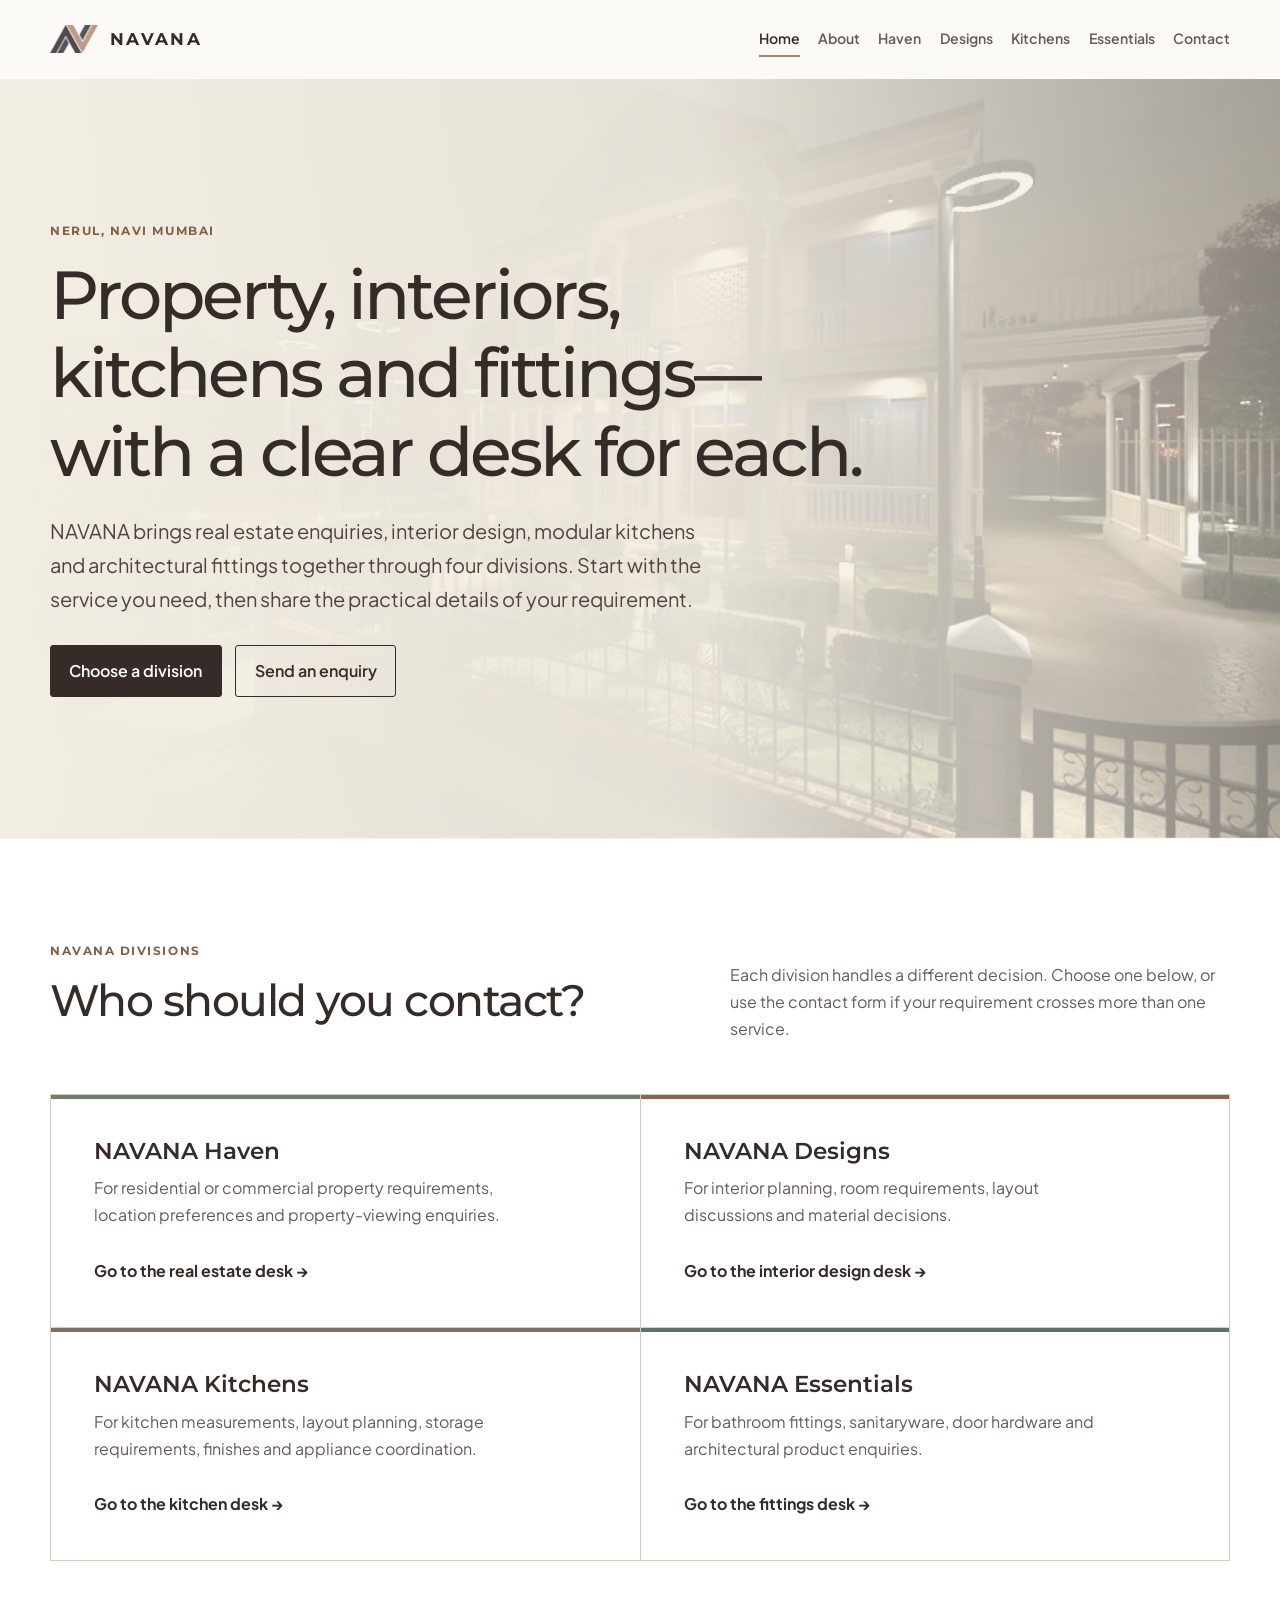
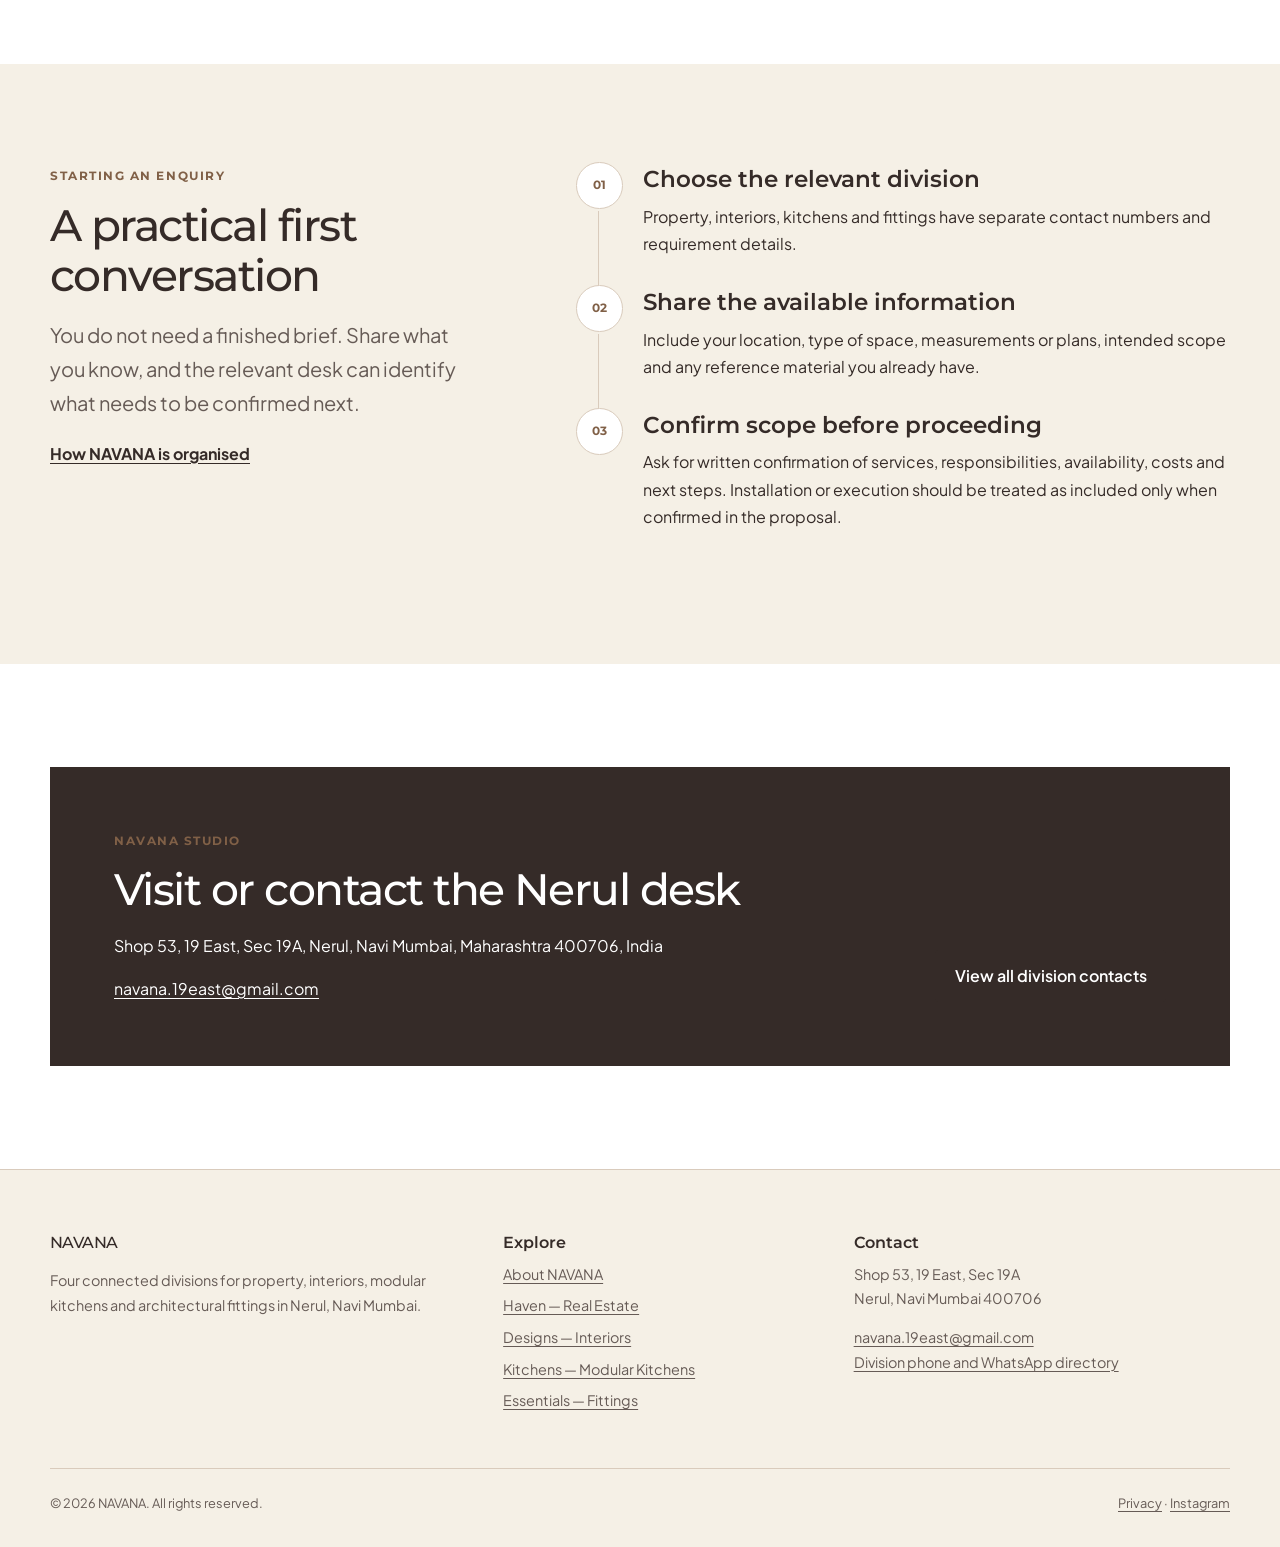
<file: index.html>
<!doctype html>
<html lang="en-IN">
<head>
  <meta charset="utf-8">
  <meta name="viewport" content="width=device-width, initial-scale=1">
  <meta name="google-site-verification" content="Sz3jPjEVXRhxHb9ASh5Qd2Q9fNY_keHCq_ipGYakAiI">
  <!-- TODO: CONFIRM: Verify this token belongs to the active WWW Google Search Console property. -->
  <!-- TODO: CONFIRM: Add GA4 only after the owner supplies the G-XXXXXXXXXX measurement ID. -->
  <title>NAVANA | Property, Interiors &amp; Kitchens Navi Mumbai</title>
  <meta name="description" content="NAVANA brings property enquiries, interior design, modular kitchens and architectural fittings together from its studio in Nerul, Navi Mumbai.">
  <link rel="canonical" href="https://www.navana.co.in/">
  <meta property="og:locale" content="en_IN">
  <meta property="og:type" content="website">
  <meta property="og:url" content="https://www.navana.co.in/">
  <meta property="og:site_name" content="NAVANA">
  <meta property="og:title" content="NAVANA | Four Divisions in Nerul, Navi Mumbai">
  <meta property="og:description" content="Choose the right NAVANA desk for property, interiors, modular kitchens or architectural fittings.">
  <meta property="og:image" content="https://www.navana.co.in/assets/navana-social-card.jpg">
  <meta property="og:image:width" content="1200">
  <meta property="og:image:height" content="630">
  <meta property="og:image:alt" content="Architectural exterior reference image for NAVANA">
  <!-- TODO: CONFIRM IMAGE OWNERSHIP AND PROJECT ASSOCIATION: Replace this social card with a verified NAVANA studio or completed-project photograph. -->
  <meta name="twitter:card" content="summary_large_image">
  <meta name="twitter:title" content="NAVANA | Four Divisions in Nerul, Navi Mumbai">
  <meta name="twitter:description" content="Choose the right NAVANA desk for property, interiors, modular kitchens or architectural fittings.">
  <meta name="twitter:image" content="https://www.navana.co.in/assets/navana-social-card.jpg">
  <link rel="icon" type="image/png" href="/assets/navana-logo.png">
  <link rel="preconnect" href="https://fonts.googleapis.com">
  <link rel="preconnect" href="https://fonts.gstatic.com" crossorigin>
  <link href="https://fonts.googleapis.com/css2?family=Montserrat:wght@400;500;600;700&amp;family=Plus+Jakarta+Sans:wght@400;500;600;700&amp;display=swap" rel="stylesheet">
  <link rel="stylesheet" href="/style.css">
  <script type="application/ld+json">{"@context":"https://schema.org","@type":"Organization","@id":"https://www.navana.co.in/#organization","name":"NAVANA","url":"https://www.navana.co.in/","logo":{"@type":"ImageObject","url":"https://www.navana.co.in/assets/navana-logo.png","width":400,"height":231},"sameAs":["https://www.instagram.com/navana_19east"]}</script>
</head>
<body>
  <a class="skip-link" href="#main-content">Skip to main content</a>
  <header>
    <div class="container">
      <a class="brand" href="/" aria-label="NAVANA home">
        <img src="/assets/navana-logo.png" alt="NAVANA" width="400" height="231">
        <span class="brand-name">NAVANA</span>
      </a>
      <nav class="nav-menu" id="primary-navigation" aria-label="Primary navigation">
        <a class="nav-link" href="/" aria-current="page">Home</a>
        <a class="nav-link" href="/about/">About</a>
        <a class="nav-link" href="/haven/">Haven</a>
        <a class="nav-link" href="/designs/">Designs</a>
        <a class="nav-link" href="/kitchens/">Kitchens</a>
        <a class="nav-link" href="/essentials/">Essentials</a>
        <a class="nav-link" href="/contact/">Contact</a>
      </nav>
      <button class="menu-toggle" type="button" aria-label="Open navigation" aria-controls="primary-navigation" aria-expanded="false"><span></span><span></span><span></span></button>
    </div>
  </header>

  <main id="main-content">
    <!-- TODO: CONFIRM IMAGE OWNERSHIP AND PROJECT ASSOCIATION: assets/home-architectural-reference.webp is an optimised derivative of Havens.png, retained as a decorative background and not presented as completed NAVANA work. -->
    <section class="hero-home">
      <div class="container">
        <div class="hero-home__content reveal">
          <span class="eyebrow">Nerul, Navi Mumbai</span>
          <h1>Property, interiors, kitchens and fittings—with a clear desk for each.</h1>
          <p class="lead">NAVANA brings real estate enquiries, interior design, modular kitchens and architectural fittings together through four divisions. Start with the service you need, then share the practical details of your requirement.</p>
          <div class="button-row">
            <a class="button" href="#divisions">Choose a division</a>
            <a class="button button--secondary" href="/contact/">Send an enquiry</a>
          </div>
        </div>
      </div>
    </section>

    <section class="section section--white" id="divisions">
      <div class="container">
        <div class="section-heading reveal">
          <div><span class="eyebrow">NAVANA divisions</span><h2>Who should you contact?</h2></div>
          <p>Each division handles a different decision. Choose one below, or use the contact form if your requirement crosses more than one service.</p>
        </div>
        <div class="division-directory reveal">
          <a class="division-link division-link--haven" href="/haven/">
            <h3>NAVANA Haven</h3>
            <p>For residential or commercial property requirements, location preferences and property-viewing enquiries.</p>
            <span>Go to the real estate desk →</span>
          </a>
          <a class="division-link division-link--designs" href="/designs/">
            <h3>NAVANA Designs</h3>
            <p>For interior planning, room requirements, layout discussions and material decisions.</p>
            <span>Go to the interior design desk →</span>
          </a>
          <a class="division-link division-link--kitchens" href="/kitchens/">
            <h3>NAVANA Kitchens</h3>
            <p>For kitchen measurements, layout planning, storage requirements, finishes and appliance coordination.</p>
            <span>Go to the kitchen desk →</span>
          </a>
          <a class="division-link division-link--essentials" href="/essentials/">
            <h3>NAVANA Essentials</h3>
            <p>For bathroom fittings, sanitaryware, door hardware and architectural product enquiries.</p>
            <span>Go to the fittings desk →</span>
          </a>
        </div>
      </div>
    </section>

    <section class="section section--paper">
      <div class="container engagement-grid">
        <div class="reveal">
          <span class="eyebrow">Starting an enquiry</span>
          <h2>A practical first conversation</h2>
          <p class="lead">You do not need a finished brief. Share what you know, and the relevant desk can identify what needs to be confirmed next.</p>
          <a class="text-link" href="/about/">How NAVANA is organised</a>
        </div>
        <ol class="process-list reveal">
          <li><h3>Choose the relevant division</h3><p>Property, interiors, kitchens and fittings have separate contact numbers and requirement details.</p></li>
          <li><h3>Share the available information</h3><p>Include your location, type of space, measurements or plans, intended scope and any reference material you already have.</p></li>
          <li><h3>Confirm scope before proceeding</h3><p>Ask for written confirmation of services, responsibilities, availability, costs and next steps. Installation or execution should be treated as included only when confirmed in the proposal.</p></li>
        </ol>
      </div>
    </section>

    <section class="section section--white">
      <div class="container">
        <div class="location-panel reveal">
          <div>
            <span class="eyebrow">NAVANA studio</span>
            <h2>Visit or contact the Nerul desk</h2>
            <p>Shop 53, 19 East, Sec 19A, Nerul, Navi Mumbai, Maharashtra 400706, India</p>
            <p><a href="mailto:navana.19east@gmail.com">navana.19east@gmail.com</a></p>
            <!-- TODO: CONFIRM: Add current business hours before displaying them. -->
          </div>
          <a class="button" href="/contact/">View all division contacts</a>
        </div>
      </div>
    </section>
  </main>

  <footer>
    <div class="container">
      <div class="footer-grid">
        <div><h2>NAVANA</h2><p>Four connected divisions for property, interiors, modular kitchens and architectural fittings in Nerul, Navi Mumbai.</p></div>
        <div><h3>Explore</h3><ul><li><a href="/about/">About NAVANA</a></li><li><a href="/haven/">Haven — Real Estate</a></li><li><a href="/designs/">Designs — Interiors</a></li><li><a href="/kitchens/">Kitchens — Modular Kitchens</a></li><li><a href="/essentials/">Essentials — Fittings</a></li></ul></div>
        <div><h3>Contact</h3><p>Shop 53, 19 East, Sec 19A<br>Nerul, Navi Mumbai 400706</p><p><a href="mailto:navana.19east@gmail.com">navana.19east@gmail.com</a><br><a href="/contact/">Division phone and WhatsApp directory</a></p></div>
      </div>
      <div class="footer-bottom"><span>© 2026 NAVANA. All rights reserved.</span><span><a href="/privacy/">Privacy</a> · <a href="https://www.instagram.com/navana_19east" rel="noopener noreferrer" target="_blank">Instagram</a></span></div>
    </div>
  </footer>
  <script src="/script.js"></script>
</body>
</html>
</file>
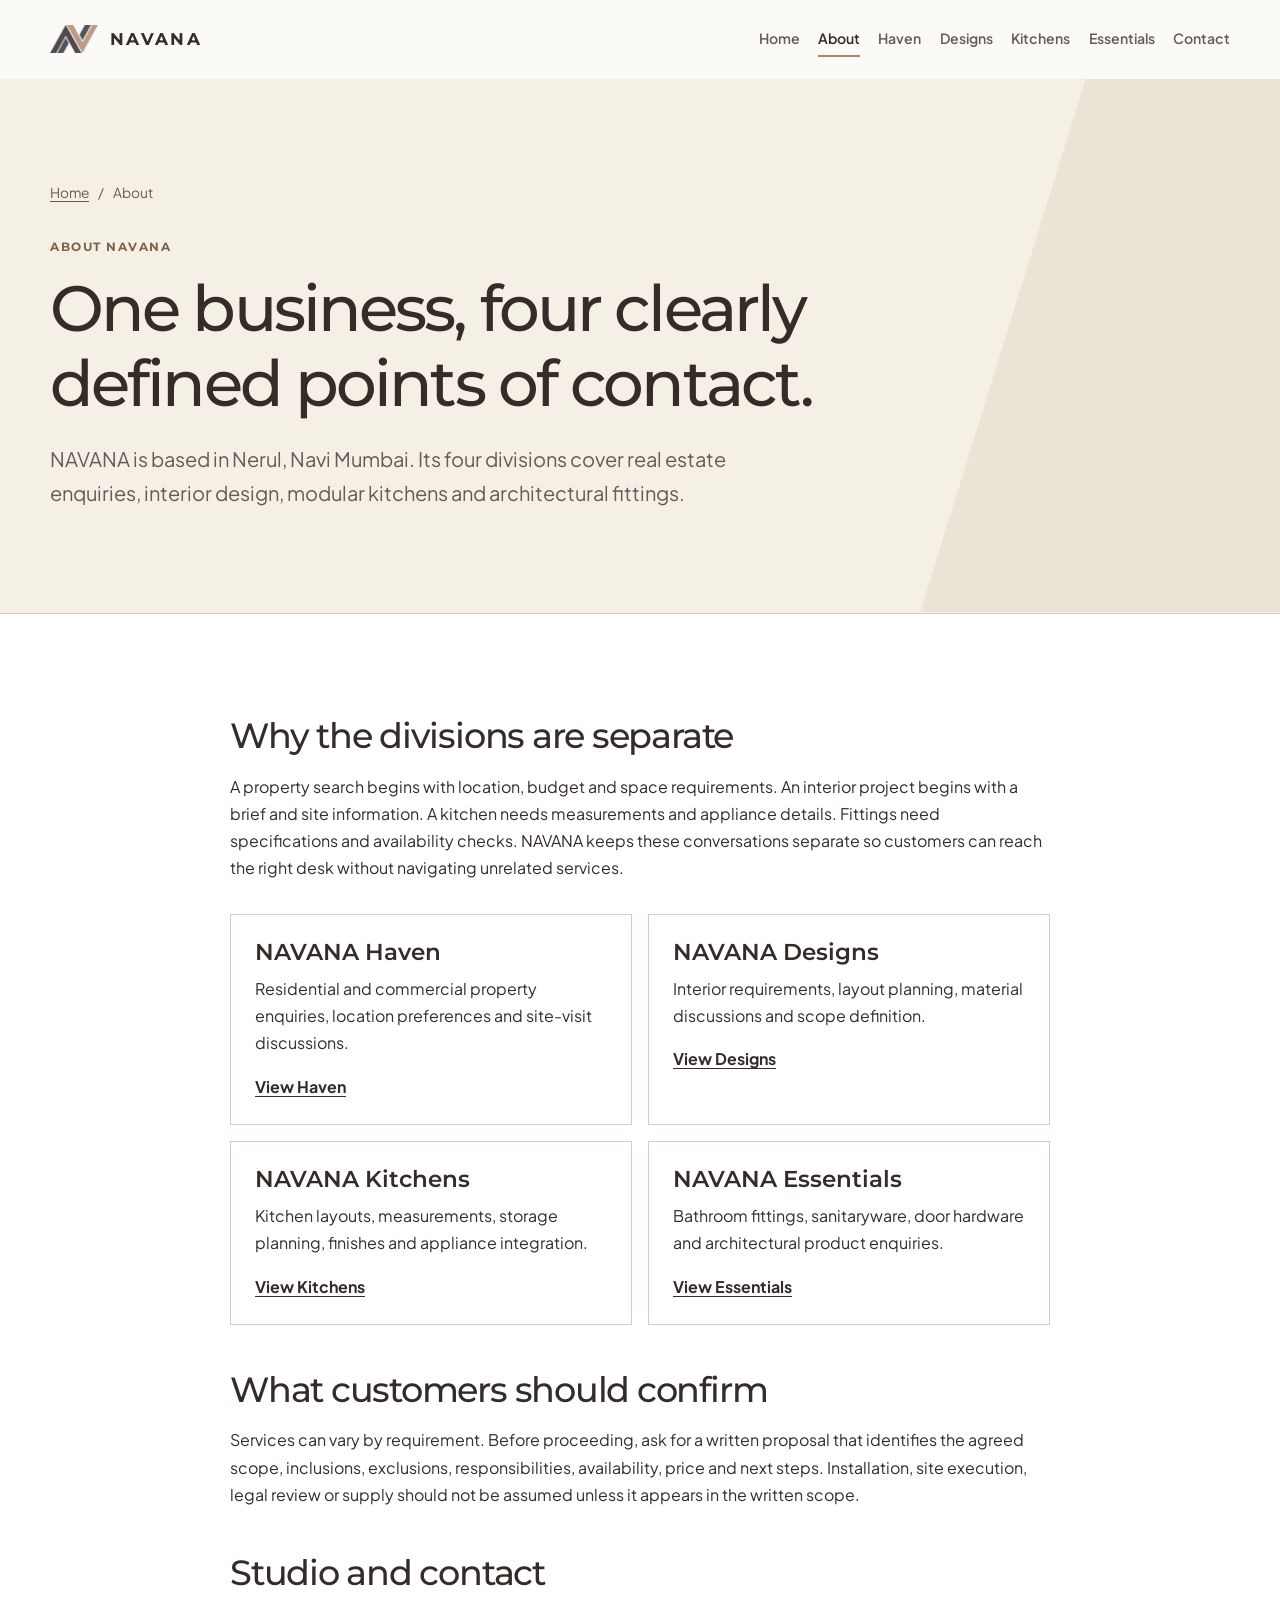
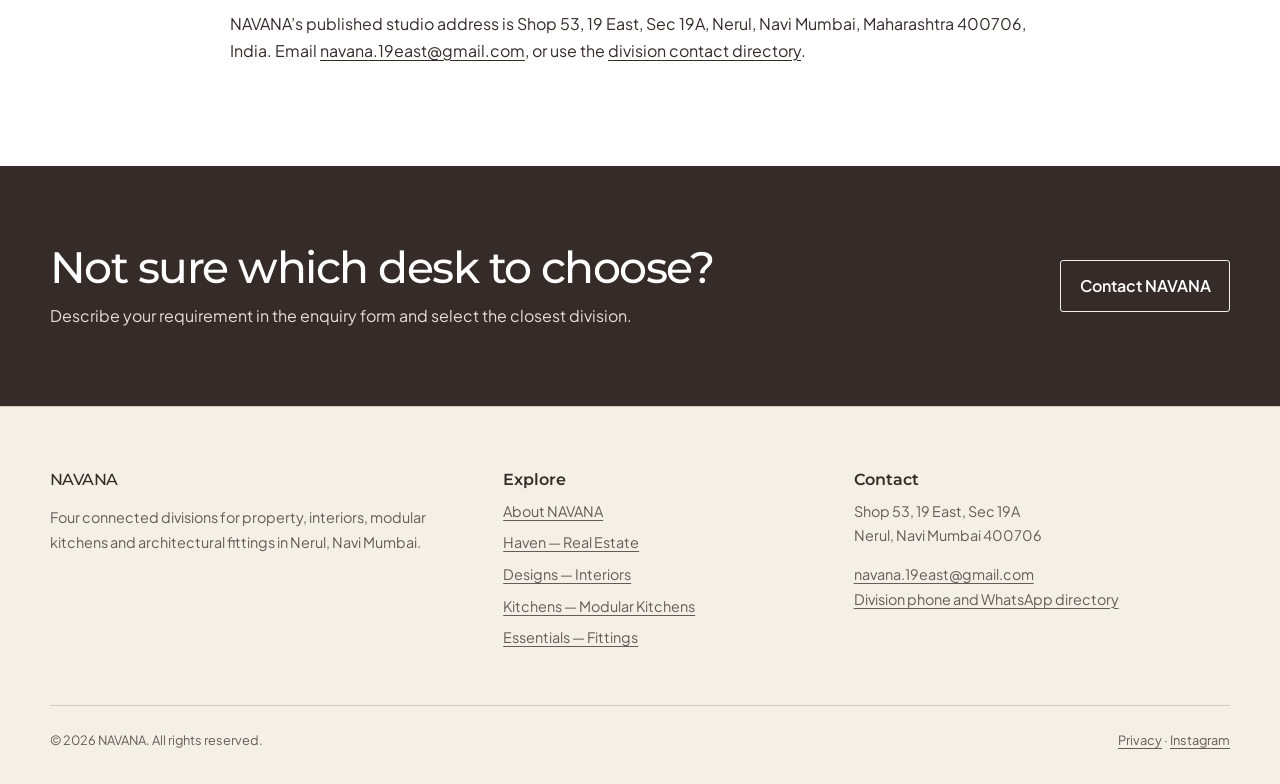
<file: about/index.html>
<!doctype html>
<html lang="en-IN">
<head>
  <meta charset="utf-8">
  <meta name="viewport" content="width=device-width, initial-scale=1">
  <title>About NAVANA | Four Divisions in Nerul, Navi Mumbai</title>
  <meta name="description" content="Learn how NAVANA organises property, interior design, modular kitchen and architectural fittings enquiries through four divisions in Nerul, Navi Mumbai.">
  <link rel="canonical" href="https://www.navana.co.in/about/">
  <meta property="og:locale" content="en_IN">
  <meta property="og:type" content="website"><meta property="og:url" content="https://www.navana.co.in/about/"><meta property="og:site_name" content="NAVANA">
  <meta property="og:title" content="About NAVANA | Nerul, Navi Mumbai"><meta property="og:description" content="Understand NAVANA’s four divisions and how to start an enquiry."><meta property="og:image" content="https://www.navana.co.in/assets/navana-social-card.jpg">
  <meta property="og:image:width" content="1200">
  <meta property="og:image:height" content="630">
  <meta property="og:image:alt" content="Architectural exterior reference image for NAVANA">
  <meta name="twitter:card" content="summary_large_image"><meta name="twitter:title" content="About NAVANA | Nerul, Navi Mumbai"><meta name="twitter:description" content="Understand NAVANA’s four divisions and how to start an enquiry."><meta name="twitter:image" content="https://www.navana.co.in/assets/navana-social-card.jpg">
  <link rel="icon" type="image/png" href="/assets/navana-logo.png">
  <link rel="preconnect" href="https://fonts.googleapis.com"><link rel="preconnect" href="https://fonts.gstatic.com" crossorigin>
  <link href="https://fonts.googleapis.com/css2?family=Montserrat:wght@400;500;600;700&amp;family=Plus+Jakarta+Sans:wght@400;500;600;700&amp;display=swap" rel="stylesheet">
  <link rel="stylesheet" href="/style.css">
  <script type="application/ld+json">{"@context":"https://schema.org","@graph":[{"@type":"Organization","@id":"https://www.navana.co.in/#organization","name":"NAVANA","url":"https://www.navana.co.in/","logo":{"@type":"ImageObject","url":"https://www.navana.co.in/assets/navana-logo.png","width":400,"height":231},"sameAs":["https://www.instagram.com/navana_19east"]},{"@type":"AboutPage","@id":"https://www.navana.co.in/about/#page","url":"https://www.navana.co.in/about/","name":"About NAVANA","about":{"@id":"https://www.navana.co.in/#organization"}},{"@type":"BreadcrumbList","itemListElement":[{"@type":"ListItem","position":1,"name":"Home","item":"https://www.navana.co.in/"},{"@type":"ListItem","position":2,"name":"About NAVANA","item":"https://www.navana.co.in/about/"}]}]}</script>
</head>
<body>
  <a class="skip-link" href="#main-content">Skip to main content</a>
  <header><div class="container">
    <a class="brand" href="/" aria-label="NAVANA home"><img src="/assets/navana-logo.png" alt="NAVANA" width="400" height="231"><span class="brand-name">NAVANA</span></a>
    <nav class="nav-menu" id="primary-navigation" aria-label="Primary navigation"><a class="nav-link" href="/">Home</a><a class="nav-link" href="/about/" aria-current="page">About</a><a class="nav-link" href="/haven/">Haven</a><a class="nav-link" href="/designs/">Designs</a><a class="nav-link" href="/kitchens/">Kitchens</a><a class="nav-link" href="/essentials/">Essentials</a><a class="nav-link" href="/contact/">Contact</a></nav>
    <button class="menu-toggle" type="button" aria-label="Open navigation" aria-controls="primary-navigation" aria-expanded="false"><span></span><span></span><span></span></button>
  </div></header>

  <main id="main-content">
    <section class="page-hero"><div class="container">
      <nav class="breadcrumbs" aria-label="Breadcrumb"><ol><li><a href="/">Home</a></li><li aria-current="page">About</li></ol></nav>
      <span class="eyebrow">About NAVANA</span><h1>One business, four clearly defined points of contact.</h1>
      <p class="lead">NAVANA is based in Nerul, Navi Mumbai. Its four divisions cover real estate enquiries, interior design, modular kitchens and architectural fittings.</p>
    </div></section>

    <section class="section section--white"><div class="container content-body reveal">
      <h2>Why the divisions are separate</h2>
      <p>A property search begins with location, budget and space requirements. An interior project begins with a brief and site information. A kitchen needs measurements and appliance details. Fittings need specifications and availability checks. NAVANA keeps these conversations separate so customers can reach the right desk without navigating unrelated services.</p>

      <div class="division-summary">
        <article><h3>NAVANA Haven</h3><p>Residential and commercial property enquiries, location preferences and site-visit discussions.</p><a class="text-link" href="/haven/">View Haven</a></article>
        <article><h3>NAVANA Designs</h3><p>Interior requirements, layout planning, material discussions and scope definition.</p><a class="text-link" href="/designs/">View Designs</a></article>
        <article><h3>NAVANA Kitchens</h3><p>Kitchen layouts, measurements, storage planning, finishes and appliance integration.</p><a class="text-link" href="/kitchens/">View Kitchens</a></article>
        <article><h3>NAVANA Essentials</h3><p>Bathroom fittings, sanitaryware, door hardware and architectural product enquiries.</p><a class="text-link" href="/essentials/">View Essentials</a></article>
      </div>

      <h2>What customers should confirm</h2>
      <p>Services can vary by requirement. Before proceeding, ask for a written proposal that identifies the agreed scope, inclusions, exclusions, responsibilities, availability, price and next steps. Installation, site execution, legal review or supply should not be assumed unless it appears in the written scope.</p>

      <h2>Studio and contact</h2>
      <p>NAVANA’s published studio address is Shop 53, 19 East, Sec 19A, Nerul, Navi Mumbai, Maharashtra 400706, India. Email <a href="mailto:navana.19east@gmail.com">navana.19east@gmail.com</a>, or use the <a href="/contact/">division contact directory</a>.</p>

      <!-- TODO: CONFIRM: Add founder or leadership name and professional background. -->
      <!-- TODO: CONFIRM: Add founding year, registrations, professional credentials and current business hours. -->
      <!-- TODO: CONFIRM: Define “55+ AUM”, including currency, unit, period and evidence, before this figure is published anywhere. -->
      <!-- TODO: CONFIRM: Add only verified completed work, client names or testimonials with permission and supporting evidence. -->
    </div></section>

    <section class="cta-band"><div class="container cta-band__inner"><div><h2>Not sure which desk to choose?</h2><p>Describe your requirement in the enquiry form and select the closest division.</p></div><a class="button" href="/contact/">Contact NAVANA</a></div></section>
  </main>

  <footer><div class="container">
    <div class="footer-grid"><div><h2>NAVANA</h2><p>Four connected divisions for property, interiors, modular kitchens and architectural fittings in Nerul, Navi Mumbai.</p></div><div><h3>Explore</h3><ul><li><a href="/about/">About NAVANA</a></li><li><a href="/haven/">Haven — Real Estate</a></li><li><a href="/designs/">Designs — Interiors</a></li><li><a href="/kitchens/">Kitchens — Modular Kitchens</a></li><li><a href="/essentials/">Essentials — Fittings</a></li></ul></div><div><h3>Contact</h3><p>Shop 53, 19 East, Sec 19A<br>Nerul, Navi Mumbai 400706</p><p><a href="mailto:navana.19east@gmail.com">navana.19east@gmail.com</a><br><a href="/contact/">Division phone and WhatsApp directory</a></p></div></div>
    <div class="footer-bottom"><span>© 2026 NAVANA. All rights reserved.</span><span><a href="/privacy/">Privacy</a> · <a href="https://www.instagram.com/navana_19east" rel="noopener noreferrer" target="_blank">Instagram</a></span></div>
  </div></footer>
  <script src="/script.js"></script>
</body>
</html>
</file>
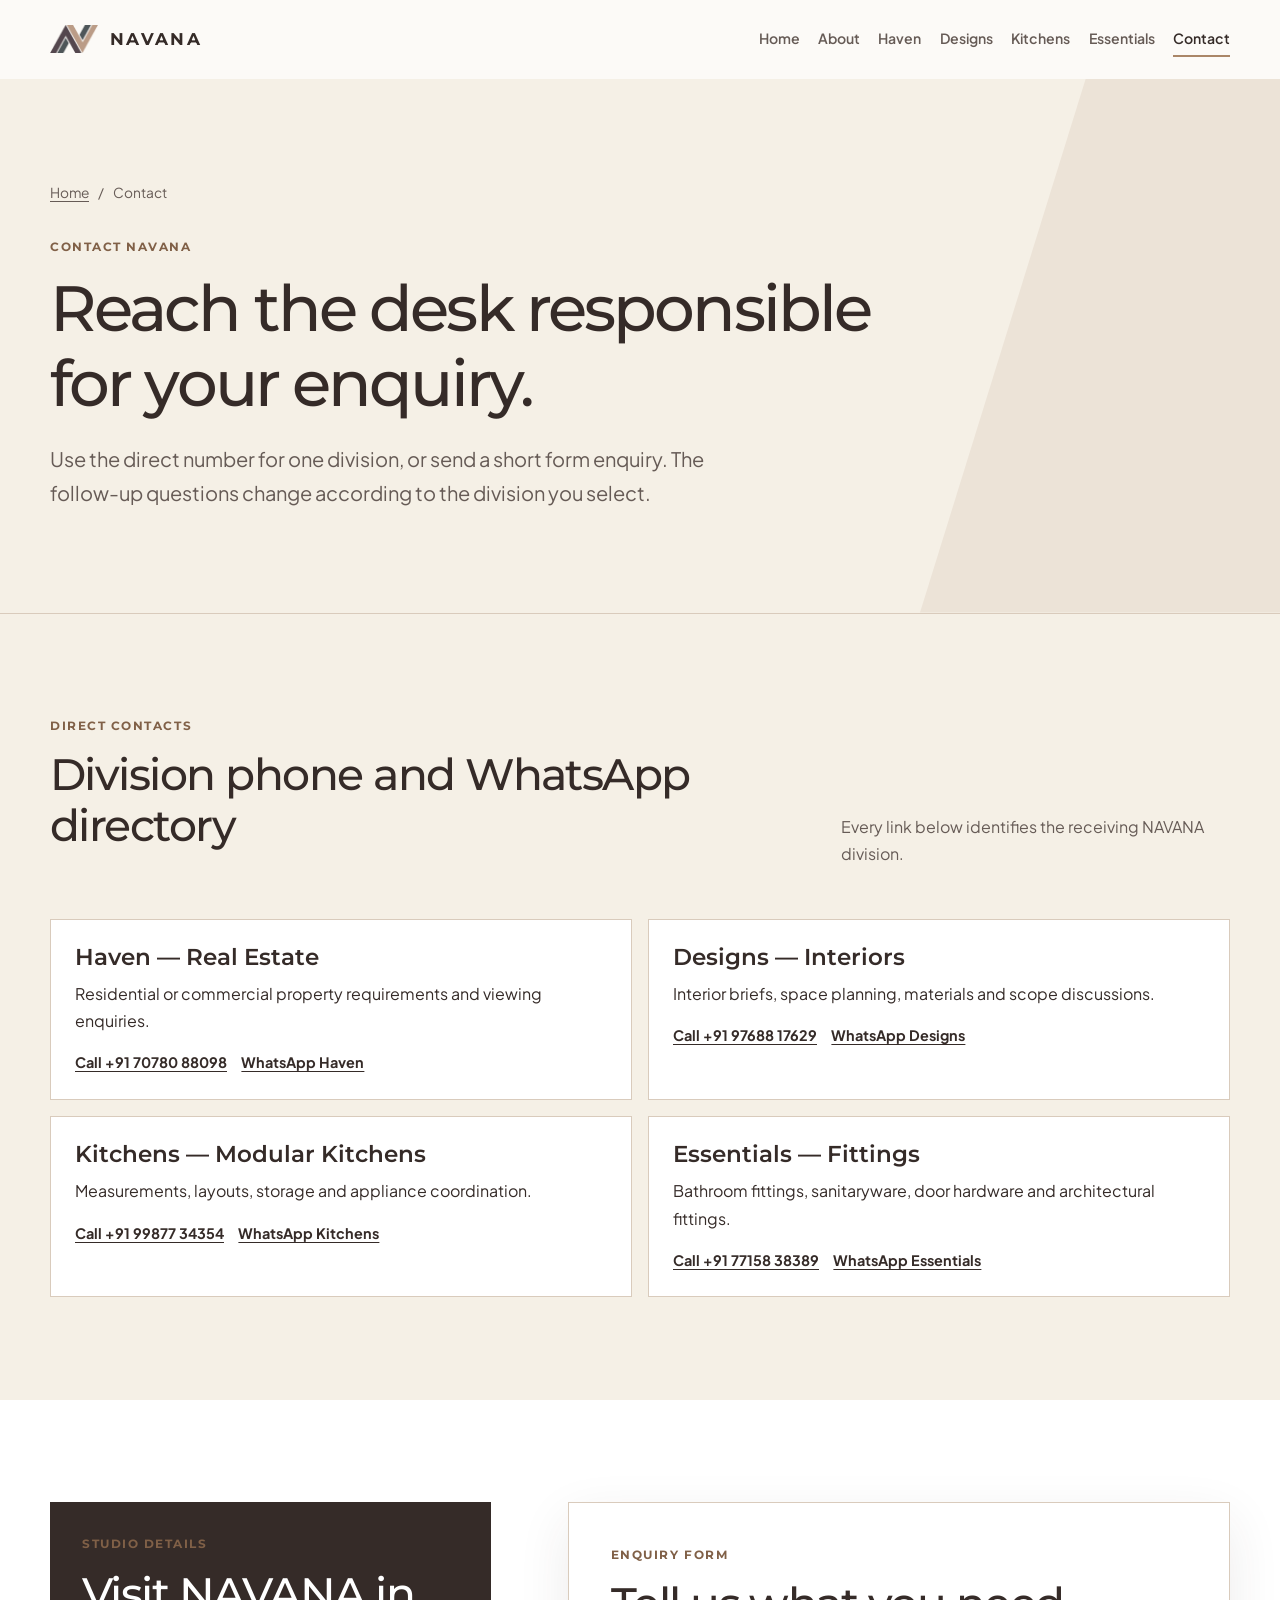
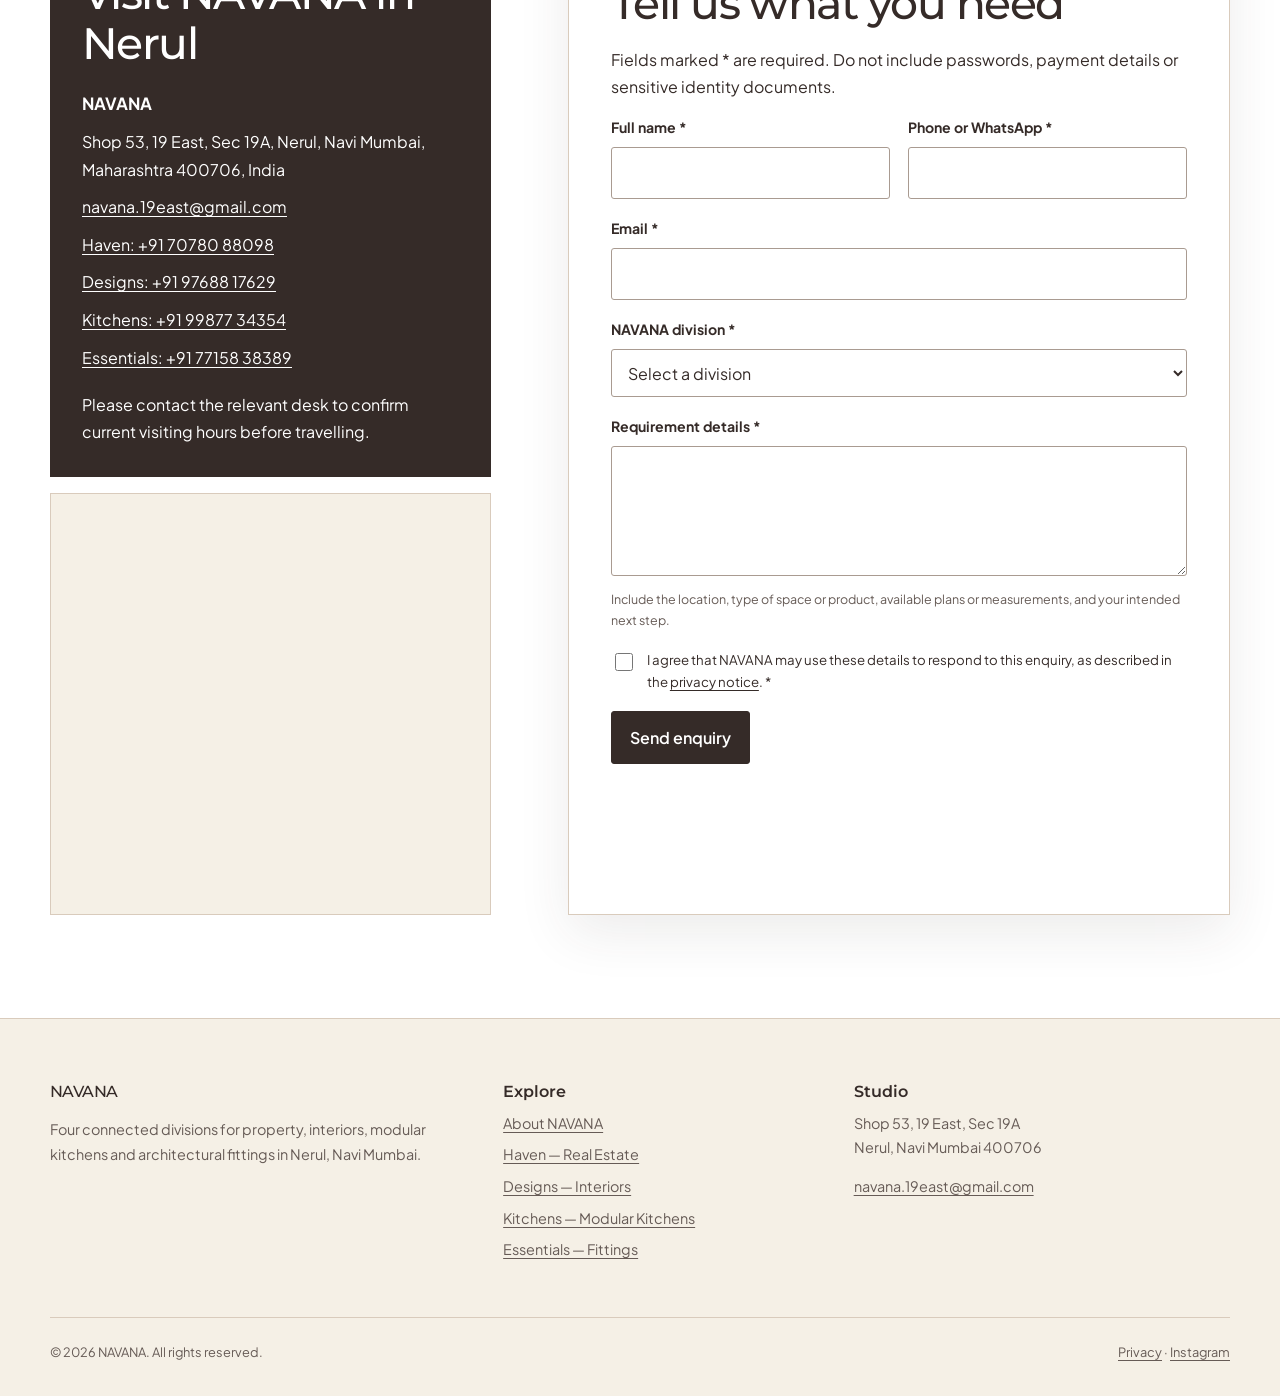
<file: contact/index.html>
<!doctype html>
<html lang="en-IN">
<head>
  <meta charset="utf-8"><meta name="viewport" content="width=device-width, initial-scale=1">
  <title>Contact NAVANA | Division Contacts in Nerul</title>
  <meta name="description" content="Contact the correct NAVANA division in Nerul: Haven for property, Designs for interiors, Kitchens for modular kitchens or Essentials for fittings.">
  <link rel="canonical" href="https://www.navana.co.in/contact/">
  <meta property="og:locale" content="en_IN">
  <meta property="og:type" content="website"><meta property="og:url" content="https://www.navana.co.in/contact/"><meta property="og:site_name" content="NAVANA"><meta property="og:title" content="Contact NAVANA | Nerul, Navi Mumbai"><meta property="og:description" content="Phone, WhatsApp, email or send an enquiry to the relevant NAVANA division."><meta property="og:image" content="https://www.navana.co.in/assets/navana-social-card.jpg">
  <meta property="og:image:width" content="1200">
  <meta property="og:image:height" content="630">
  <meta property="og:image:alt" content="Architectural exterior reference image for NAVANA">
  <meta name="twitter:card" content="summary_large_image"><meta name="twitter:title" content="Contact NAVANA | Nerul, Navi Mumbai"><meta name="twitter:description" content="Phone, WhatsApp, email or send an enquiry to the relevant NAVANA division."><meta name="twitter:image" content="https://www.navana.co.in/assets/navana-social-card.jpg">
  <link rel="icon" type="image/png" href="/assets/navana-logo.png"><link rel="preconnect" href="https://fonts.googleapis.com"><link rel="preconnect" href="https://fonts.gstatic.com" crossorigin><link href="https://fonts.googleapis.com/css2?family=Montserrat:wght@400;500;600;700&amp;family=Plus+Jakarta+Sans:wght@400;500;600;700&amp;display=swap" rel="stylesheet"><link rel="stylesheet" href="/style.css">
  <script type="application/ld+json">{"@context":"https://schema.org","@graph":[{"@type":"Organization","@id":"https://www.navana.co.in/#organization","name":"NAVANA","url":"https://www.navana.co.in/","logo":{"@type":"ImageObject","url":"https://www.navana.co.in/assets/navana-logo.png","width":400,"height":231},"sameAs":["https://www.instagram.com/navana_19east"]},{"@type":"HomeAndConstructionBusiness","@id":"https://www.navana.co.in/#localbusiness","name":"NAVANA","url":"https://www.navana.co.in/","image":"https://www.navana.co.in/assets/navana-social-card.jpg","email":"navana.19east@gmail.com","telephone":["+91 70780 88098","+91 97688 17629","+91 99877 34354","+91 77158 38389"],"address":{"@type":"PostalAddress","streetAddress":"Shop 53, 19 East, Sec 19A","addressLocality":"Nerul","addressRegion":"Navi Mumbai, Maharashtra","postalCode":"400706","addressCountry":"IN"},"contactPoint":[{"@type":"ContactPoint","telephone":"+91 70780 88098","contactType":"NAVANA Haven — Real Estate"},{"@type":"ContactPoint","telephone":"+91 97688 17629","contactType":"NAVANA Designs — Interiors"},{"@type":"ContactPoint","telephone":"+91 99877 34354","contactType":"NAVANA Kitchens — Modular Kitchens"},{"@type":"ContactPoint","telephone":"+91 77158 38389","contactType":"NAVANA Essentials — Fittings"}],"parentOrganization":{"@id":"https://www.navana.co.in/#organization"}},{"@type":"ContactPage","url":"https://www.navana.co.in/contact/","name":"Contact NAVANA","about":{"@id":"https://www.navana.co.in/#localbusiness"}},{"@type":"BreadcrumbList","itemListElement":[{"@type":"ListItem","position":1,"name":"Home","item":"https://www.navana.co.in/"},{"@type":"ListItem","position":2,"name":"Contact","item":"https://www.navana.co.in/contact/"}]}]}</script>
  <!-- TODO: CONFIRM: Add GeoCoordinates and openingHoursSpecification only after the owner supplies exact coordinates and verified opening hours. -->
</head>
<body>
  <a class="skip-link" href="#main-content">Skip to main content</a>
  <header><div class="container"><a class="brand" href="/" aria-label="NAVANA home"><img src="/assets/navana-logo.png" alt="NAVANA" width="400" height="231"><span class="brand-name">NAVANA</span></a><nav class="nav-menu" id="primary-navigation" aria-label="Primary navigation"><a class="nav-link" href="/">Home</a><a class="nav-link" href="/about/">About</a><a class="nav-link" href="/haven/">Haven</a><a class="nav-link" href="/designs/">Designs</a><a class="nav-link" href="/kitchens/">Kitchens</a><a class="nav-link" href="/essentials/">Essentials</a><a class="nav-link" href="/contact/" aria-current="page">Contact</a></nav><button class="menu-toggle" type="button" aria-label="Open navigation" aria-controls="primary-navigation" aria-expanded="false"><span></span><span></span><span></span></button></div></header>

  <main id="main-content">
    <section class="page-hero"><div class="container"><nav class="breadcrumbs" aria-label="Breadcrumb"><ol><li><a href="/">Home</a></li><li aria-current="page">Contact</li></ol></nav><span class="eyebrow">Contact NAVANA</span><h1>Reach the desk responsible for your enquiry.</h1><p class="lead">Use the direct number for one division, or send a short form enquiry. The follow-up questions change according to the division you select.</p></div></section>

    <section class="section section--paper"><div class="container"><div class="section-heading"><div><span class="eyebrow">Direct contacts</span><h2>Division phone and WhatsApp directory</h2></div><p>Every link below identifies the receiving NAVANA division.</p></div><div class="contact-directory reveal">
      <article class="contact-desk"><h3>Haven — Real Estate</h3><p>Residential or commercial property requirements and viewing enquiries.</p><div class="contact-desk__links"><a href="tel:+917078088098">Call +91 70780 88098</a><a href="https://wa.me/917078088098?text=Hello%20NAVANA%20Haven%2C%20I%20have%20a%20property%20enquiry." target="_blank" rel="noopener noreferrer">WhatsApp Haven</a></div></article>
      <article class="contact-desk"><h3>Designs — Interiors</h3><p>Interior briefs, space planning, materials and scope discussions.</p><div class="contact-desk__links"><a href="tel:+919768817629">Call +91 97688 17629</a><a href="https://wa.me/919768817629?text=Hello%20NAVANA%20Designs%2C%20I%20have%20an%20interior%20design%20enquiry." target="_blank" rel="noopener noreferrer">WhatsApp Designs</a></div></article>
      <article class="contact-desk"><h3>Kitchens — Modular Kitchens</h3><p>Measurements, layouts, storage and appliance coordination.</p><div class="contact-desk__links"><a href="tel:+919987734354">Call +91 99877 34354</a><a href="https://wa.me/919987734354?text=Hello%20NAVANA%20Kitchens%2C%20I%20have%20a%20modular%20kitchen%20enquiry." target="_blank" rel="noopener noreferrer">WhatsApp Kitchens</a></div></article>
      <article class="contact-desk"><h3>Essentials — Fittings</h3><p>Bathroom fittings, sanitaryware, door hardware and architectural fittings.</p><div class="contact-desk__links"><a href="tel:+917715838389">Call +91 77158 38389</a><a href="https://wa.me/917715838389?text=Hello%20NAVANA%20Essentials%2C%20I%20have%20a%20fittings%20enquiry." target="_blank" rel="noopener noreferrer">WhatsApp Essentials</a></div></article>
    </div></div></section>

    <section class="section section--white"><div class="container contact-layout">
      <div class="contact-location reveal">
        <aside class="studio-card"><span class="eyebrow">Studio details</span><h2>Visit NAVANA in Nerul</h2><address class="studio-nap"><strong>NAVANA</strong><span>Shop 53, 19 East, Sec 19A, Nerul, Navi Mumbai, Maharashtra 400706, India</span><a href="mailto:navana.19east@gmail.com">navana.19east@gmail.com</a><a href="tel:+917078088098">Haven: +91 70780 88098</a><a href="tel:+919768817629">Designs: +91 97688 17629</a><a href="tel:+919987734354">Kitchens: +91 99877 34354</a><a href="tel:+917715838389">Essentials: +91 77158 38389</a></address><p>Please contact the relevant desk to confirm current visiting hours before travelling.</p><!-- TODO: CONFIRM: Add verified business hours. --></aside>
        <div class="map-embed"><iframe title="Map showing NAVANA at 19 East, Sector 19A, Nerul" src="https://www.google.com/maps?q=Shop%2053%2C%2019%20East%2C%20Sec%2019A%2C%20Nerul%2C%20Navi%20Mumbai%2C%20Maharashtra%20400706%2C%20India&amp;output=embed" width="600" height="420" loading="lazy" referrerpolicy="no-referrer-when-downgrade" allowfullscreen></iframe></div>
      </div>

      <div class="enquiry-form reveal"><span class="eyebrow">Enquiry form</span><h2>Tell us what you need</h2><p>Fields marked * are required. Do not include passwords, payment details or sensitive identity documents.</p>
        <form id="contactForm" action="https://api.web3forms.com/submit" method="post">
          <input type="hidden" name="access_key" value="b5730e3b-e938-4af4-a496-31366194bff5"><input type="hidden" name="subject" value="New NAVANA website enquiry"><input type="hidden" name="from_name" value="NAVANA website">
          <div class="form-grid">
            <div class="field"><label for="name">Full name *</label><input id="name" name="name" type="text" autocomplete="name" required></div>
            <div class="field"><label for="phone">Phone or WhatsApp *</label><input id="phone" name="phone" type="tel" inputmode="tel" autocomplete="tel" required></div>
            <div class="field field--full"><label for="email">Email *</label><input id="email" name="email" type="email" autocomplete="email" required></div>
            <div class="field field--full"><label for="division">NAVANA division *</label><select id="division" name="division" required><option value="">Select a division</option><option value="haven">Haven — Real Estate</option><option value="designs">Designs — Interiors</option><option value="kitchens">Kitchens — Modular Kitchens</option><option value="essentials">Essentials — Fittings</option></select></div>
            <div class="field field--full division-fields" id="divisionFields" hidden>
              <div class="form-grid"><div class="field"><label id="detailOneLabel" for="detailOne">Requirement type</label><select id="detailOne" disabled></select></div><div class="field"><label id="detailTwoLabel" for="detailTwo">Requirement detail</label><select id="detailTwo" disabled></select></div></div>
            </div>
            <div class="field field--full"><label for="message">Requirement details *</label><textarea id="message" name="message" required aria-describedby="messageHint"></textarea><p class="field-hint" id="messageHint">Include the location, type of space or product, available plans or measurements, and your intended next step.</p></div>
            <fieldset class="consent-field field--full"><input id="consent" name="privacy_consent" type="checkbox" value="Agreed" required><label for="consent">I agree that NAVANA may use these details to respond to this enquiry, as described in the <a href="/privacy/">privacy notice</a>. *</label></fieldset>
            <div class="field--full"><button class="button" type="submit">Send enquiry</button><p class="form-status" id="formStatus" role="status" aria-live="polite" tabindex="-1"></p></div>
          </div>
        </form>
      </div>
    </div></section>
  </main>

  <footer><div class="container"><div class="footer-grid"><div><h2>NAVANA</h2><p>Four connected divisions for property, interiors, modular kitchens and architectural fittings in Nerul, Navi Mumbai.</p></div><div><h3>Explore</h3><ul><li><a href="/about/">About NAVANA</a></li><li><a href="/haven/">Haven — Real Estate</a></li><li><a href="/designs/">Designs — Interiors</a></li><li><a href="/kitchens/">Kitchens — Modular Kitchens</a></li><li><a href="/essentials/">Essentials — Fittings</a></li></ul></div><div><h3>Studio</h3><p>Shop 53, 19 East, Sec 19A<br>Nerul, Navi Mumbai 400706</p><p><a href="mailto:navana.19east@gmail.com">navana.19east@gmail.com</a></p></div></div><div class="footer-bottom"><span>© 2026 NAVANA. All rights reserved.</span><span><a href="/privacy/">Privacy</a> · <a href="https://www.instagram.com/navana_19east" rel="noopener noreferrer" target="_blank">Instagram</a></span></div></div></footer>
  <script src="/script.js"></script>
</body>
</html>
</file>
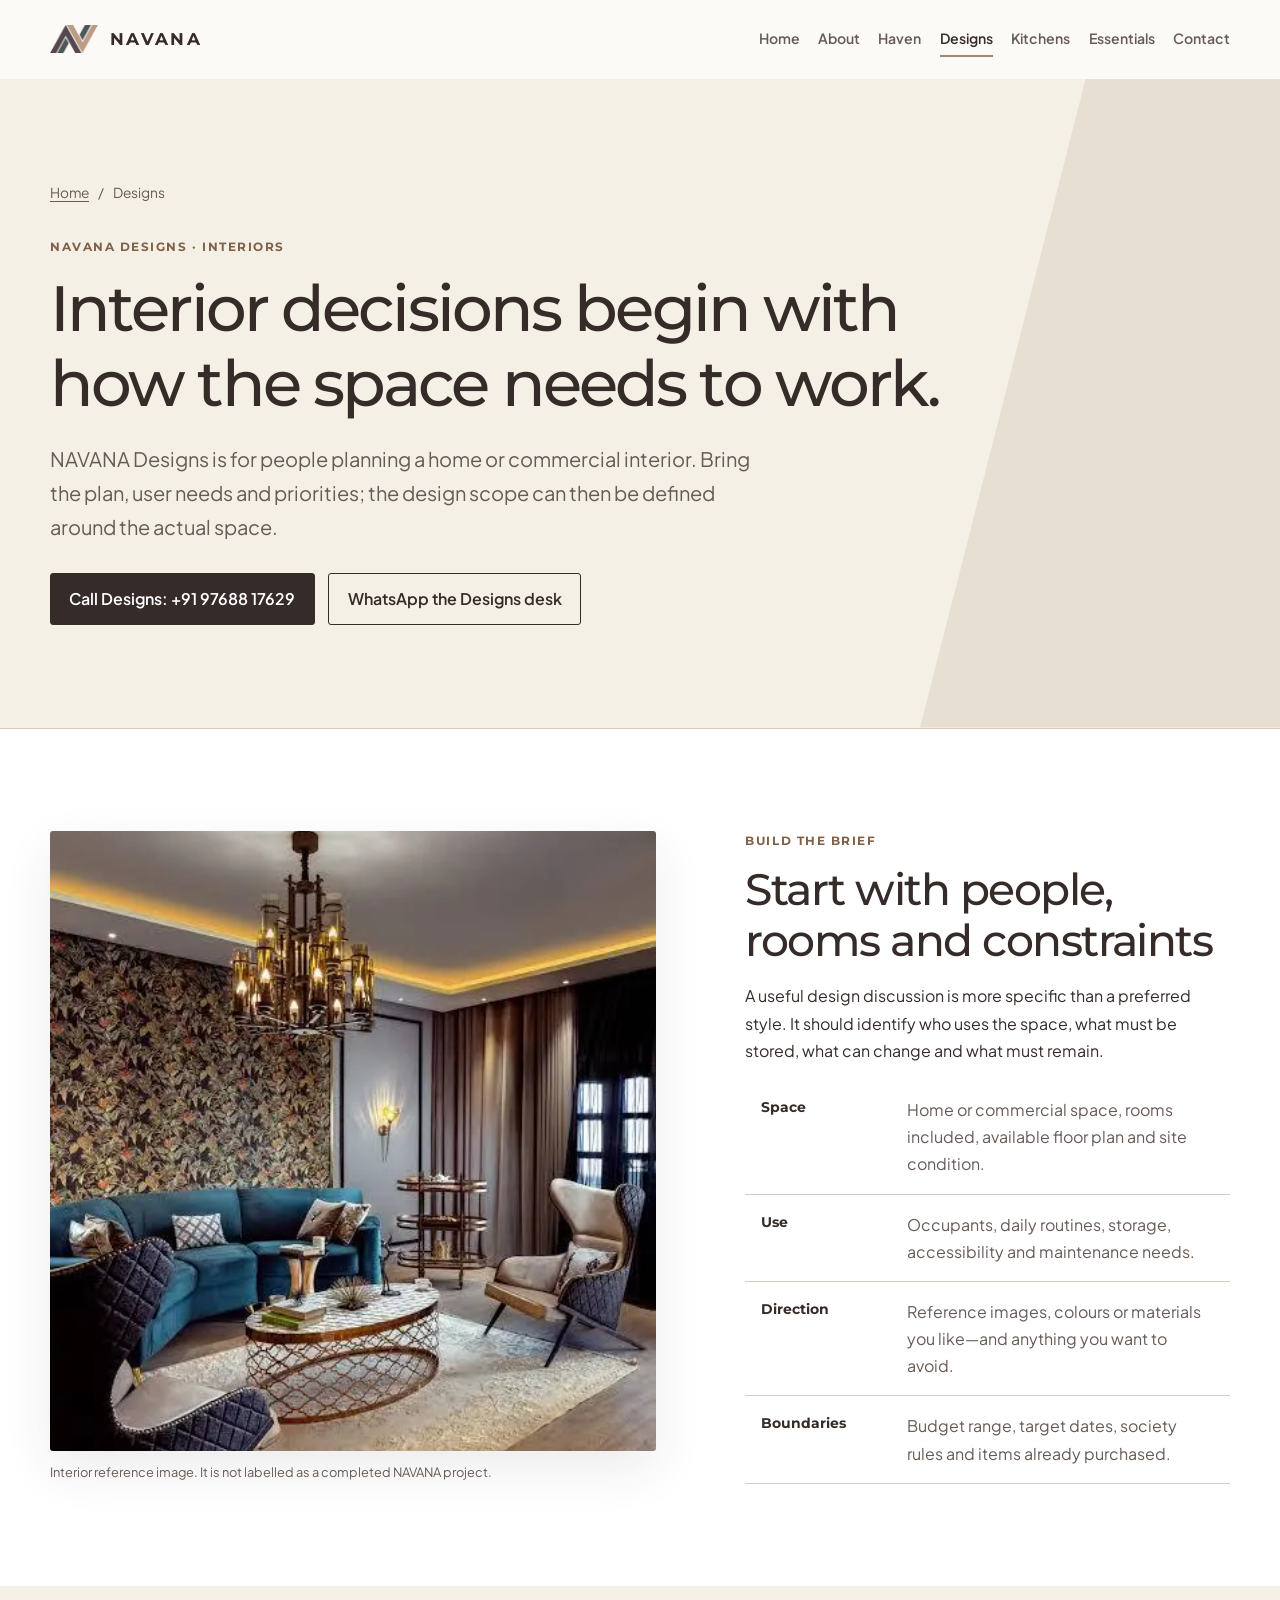
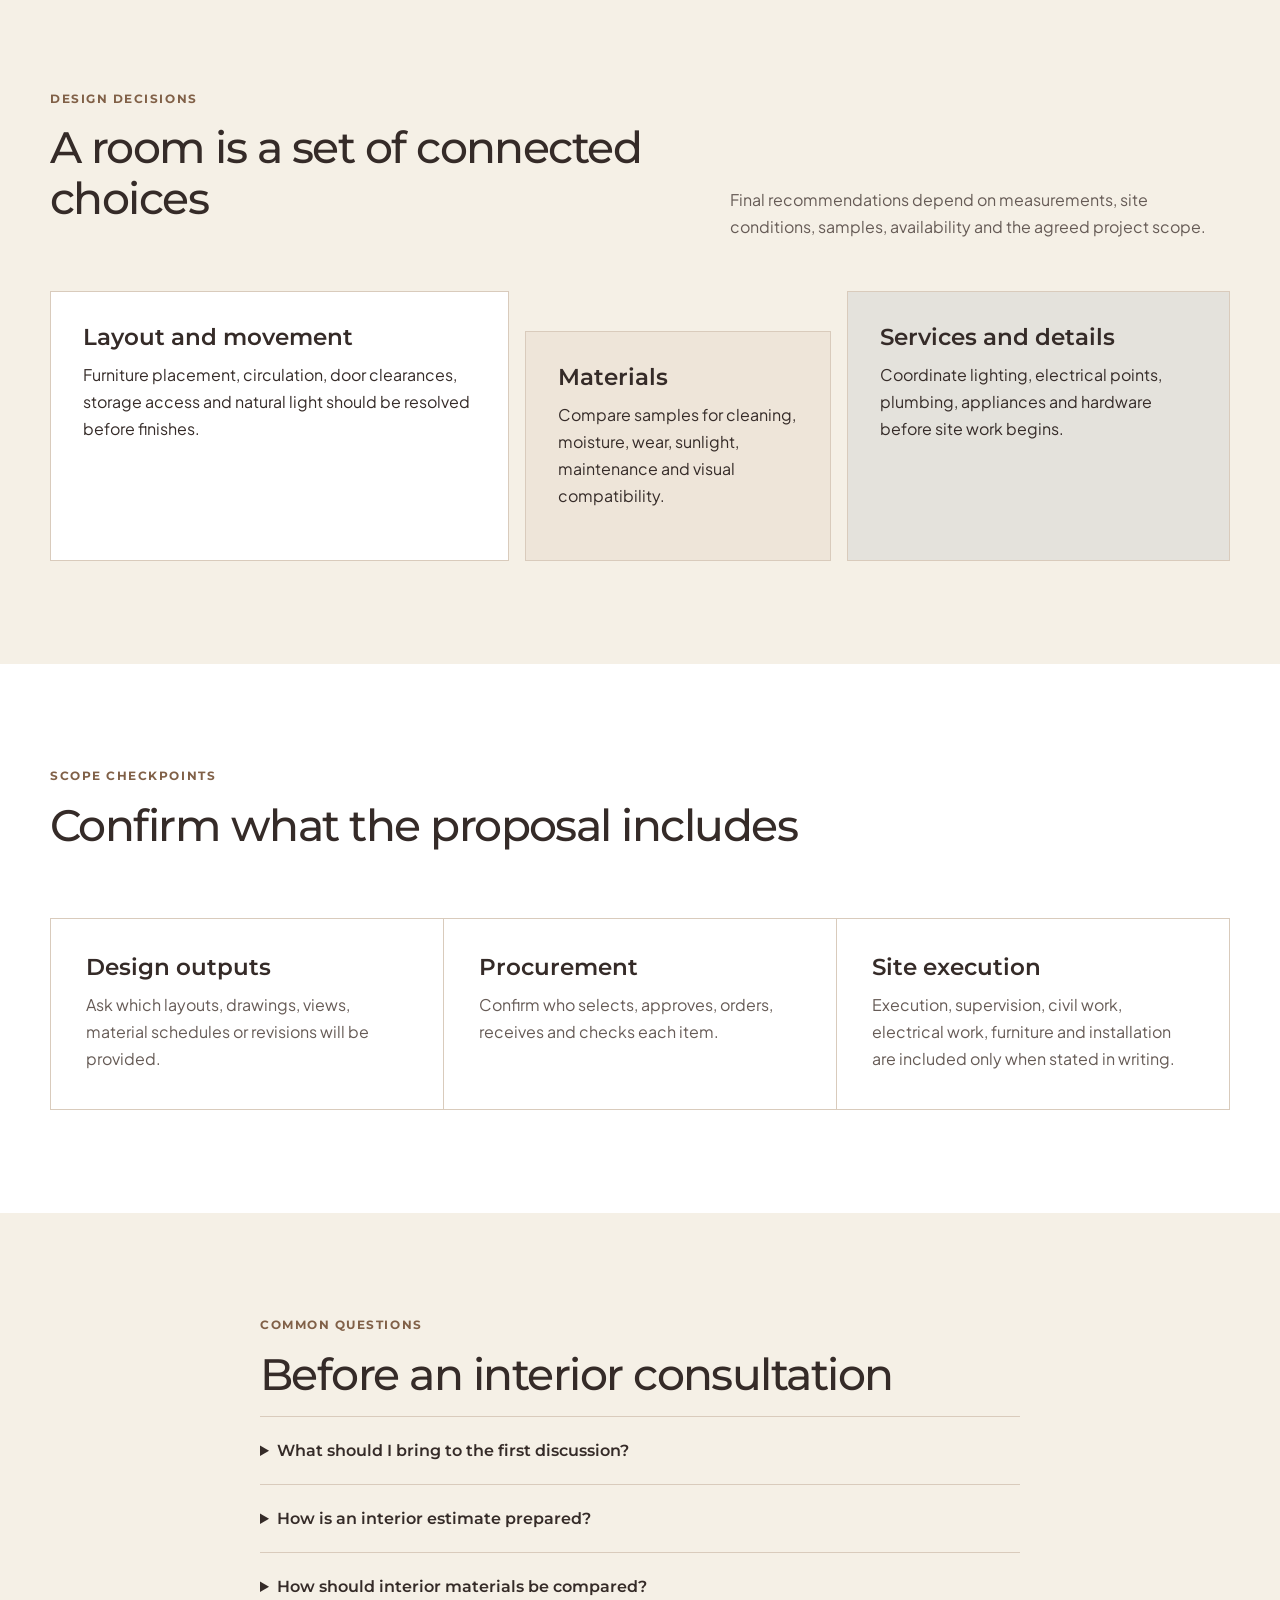
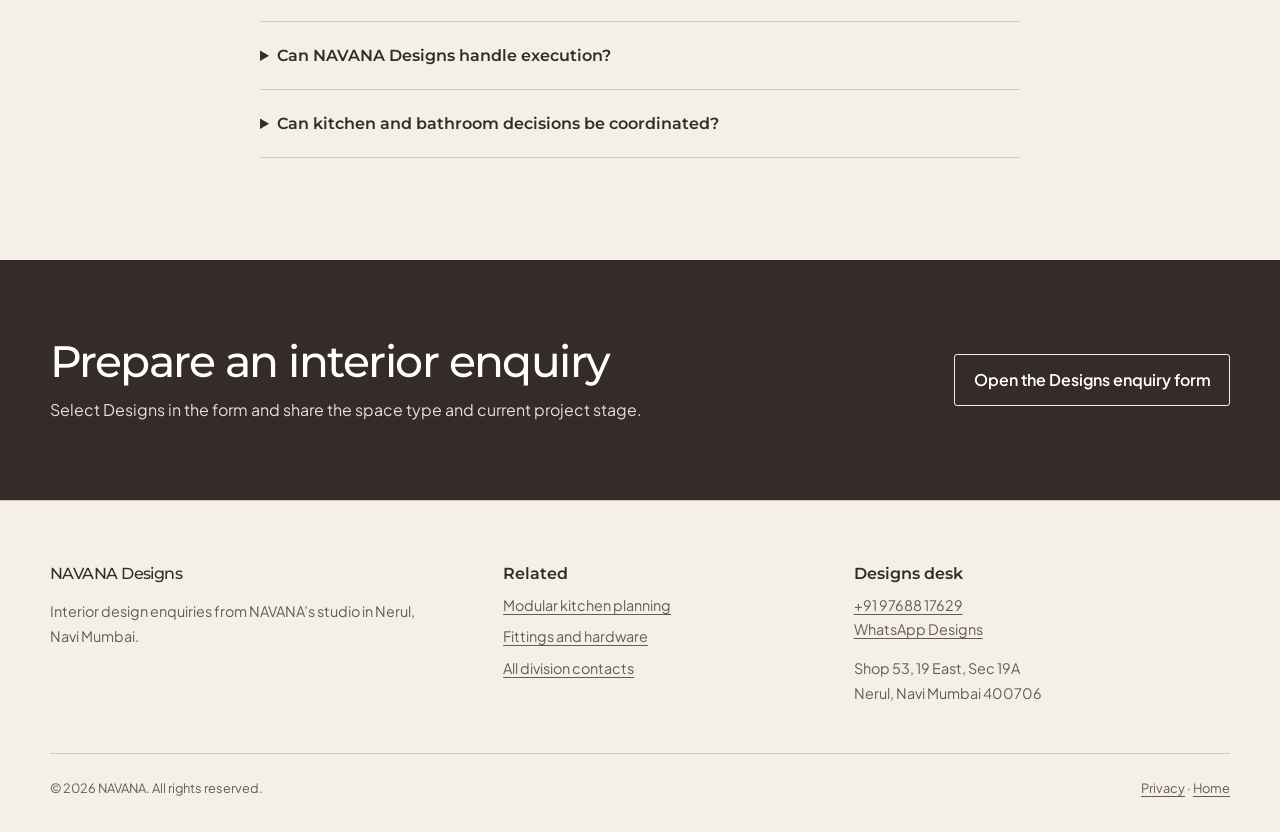
<file: designs/index.html>
<!doctype html>
<html lang="en-IN">
<head>
  <meta charset="utf-8"><meta name="viewport" content="width=device-width, initial-scale=1">
  <title>NAVANA Designs | Interior Design in Navi Mumbai</title>
  <meta name="description" content="Discuss interior requirements, layouts, materials and project scope with NAVANA Designs in Nerul, Navi Mumbai. Execution is subject to the agreed proposal.">
  <link rel="canonical" href="https://www.navana.co.in/designs/">
  <meta property="og:locale" content="en_IN">
  <meta property="og:type" content="website"><meta property="og:url" content="https://www.navana.co.in/designs/"><meta property="og:site_name" content="NAVANA"><meta property="og:title" content="NAVANA Designs | Interior Design Desk"><meta property="og:description" content="Plan an interior brief around the space, users, layout and material requirements."><meta property="og:image" content="https://www.navana.co.in/assets/navana-social-card.jpg">
  <meta property="og:image:width" content="1200">
  <meta property="og:image:height" content="630">
  <meta property="og:image:alt" content="Architectural exterior reference image for NAVANA">
  <meta name="twitter:card" content="summary_large_image"><meta name="twitter:title" content="NAVANA Designs | Interior Design Desk"><meta name="twitter:description" content="Plan an interior brief around the space, users, layout and material requirements."><meta name="twitter:image" content="https://www.navana.co.in/assets/navana-social-card.jpg">
  <link rel="icon" type="image/png" href="/assets/navana-logo.png"><link rel="preconnect" href="https://fonts.googleapis.com"><link rel="preconnect" href="https://fonts.gstatic.com" crossorigin><link href="https://fonts.googleapis.com/css2?family=Montserrat:wght@400;500;600;700&amp;family=Plus+Jakarta+Sans:wght@400;500;600;700&amp;display=swap" rel="stylesheet"><link rel="stylesheet" href="/style.css">
  <script type="application/ld+json">{"@context":"https://schema.org","@graph":[{"@type":"Organization","@id":"https://www.navana.co.in/#organization","name":"NAVANA","url":"https://www.navana.co.in/","logo":{"@type":"ImageObject","url":"https://www.navana.co.in/assets/navana-logo.png","width":400,"height":231},"sameAs":["https://www.instagram.com/navana_19east"]},{"@type":"Service","name":"NAVANA Designs interior design consultation","serviceType":"Interior design","areaServed":[{"@type":"City","name":"Navi Mumbai"},{"@type":"Place","name":"Nerul"}],"provider":{"@id":"https://www.navana.co.in/#organization"},"url":"https://www.navana.co.in/designs/"},{"@type":"BreadcrumbList","itemListElement":[{"@type":"ListItem","position":1,"name":"Home","item":"https://www.navana.co.in/"},{"@type":"ListItem","position":2,"name":"NAVANA Designs","item":"https://www.navana.co.in/designs/"}]}]}</script>
</head>
<body>
  <a class="skip-link" href="#main-content">Skip to main content</a>
  <header><div class="container"><a class="brand" href="/" aria-label="NAVANA home"><img src="/assets/navana-logo.png" alt="NAVANA" width="400" height="231"><span class="brand-name">NAVANA</span></a><nav class="nav-menu" id="primary-navigation" aria-label="Primary navigation"><a class="nav-link" href="/">Home</a><a class="nav-link" href="/about/">About</a><a class="nav-link" href="/haven/">Haven</a><a class="nav-link" href="/designs/" aria-current="page">Designs</a><a class="nav-link" href="/kitchens/">Kitchens</a><a class="nav-link" href="/essentials/">Essentials</a><a class="nav-link" href="/contact/">Contact</a></nav><button class="menu-toggle" type="button" aria-label="Open navigation" aria-controls="primary-navigation" aria-expanded="false"><span></span><span></span><span></span></button></div></header>

  <main id="main-content">
    <section class="page-hero page-hero--designs"><div class="container"><nav class="breadcrumbs" aria-label="Breadcrumb"><ol><li><a href="/">Home</a></li><li aria-current="page">Designs</li></ol></nav><span class="eyebrow">NAVANA Designs · Interiors</span><h1>Interior decisions begin with how the space needs to work.</h1><p class="lead">NAVANA Designs is for people planning a home or commercial interior. Bring the plan, user needs and priorities; the design scope can then be defined around the actual space.</p><div class="hero-actions"><a class="button" href="tel:+919768817629">Call Designs: +91 97688 17629</a><a class="button button--secondary" href="https://wa.me/919768817629?text=Hello%20NAVANA%20Designs%2C%20I%20have%20an%20interior%20design%20enquiry." target="_blank" rel="noopener noreferrer">WhatsApp the Designs desk</a></div></div></section>

    <section class="section section--white"><div class="container split-layout">
      <!-- TODO: CONFIRM IMAGE OWNERSHIP AND PROJECT ASSOCIATION: assets/designs-interior-reference.webp is an optimised derivative of Interior_Design.jpg and is shown only as a reference, not as completed NAVANA work. -->
      <figure class="reference-figure reveal"><img src="/assets/designs-interior-reference.webp" alt="Living room with blue seating, patterned wall and warm lighting" width="452" height="678" loading="lazy" decoding="async"><figcaption>Interior reference image. It is not labelled as a completed NAVANA project.</figcaption></figure>
      <div class="reveal"><span class="eyebrow">Build the brief</span><h2>Start with people, rooms and constraints</h2><p>A useful design discussion is more specific than a preferred style. It should identify who uses the space, what must be stored, what can change and what must remain.</p><table class="requirements-table"><tbody><tr><th scope="row">Space</th><td>Home or commercial space, rooms included, available floor plan and site condition.</td></tr><tr><th scope="row">Use</th><td>Occupants, daily routines, storage, accessibility and maintenance needs.</td></tr><tr><th scope="row">Direction</th><td>Reference images, colours or materials you like—and anything you want to avoid.</td></tr><tr><th scope="row">Boundaries</th><td>Budget range, target dates, society rules and items already purchased.</td></tr></tbody></table></div>
    </div></section>

    <section class="section section--paper"><div class="container"><div class="section-heading"><div><span class="eyebrow">Design decisions</span><h2>A room is a set of connected choices</h2></div><p>Final recommendations depend on measurements, site conditions, samples, availability and the agreed project scope.</p></div><div class="material-board reveal"><article class="material-note"><h3>Layout and movement</h3><p>Furniture placement, circulation, door clearances, storage access and natural light should be resolved before finishes.</p></article><article class="material-note"><h3>Materials</h3><p>Compare samples for cleaning, moisture, wear, sunlight, maintenance and visual compatibility.</p></article><article class="material-note"><h3>Services and details</h3><p>Coordinate lighting, electrical points, plumbing, appliances and hardware before site work begins.</p></article></div></div></section>

    <section class="section section--white"><div class="container"><div class="section-heading"><div><span class="eyebrow">Scope checkpoints</span><h2>Confirm what the proposal includes</h2></div></div><div class="info-grid reveal"><article class="info-block"><h3>Design outputs</h3><p>Ask which layouts, drawings, views, material schedules or revisions will be provided.</p></article><article class="info-block"><h3>Procurement</h3><p>Confirm who selects, approves, orders, receives and checks each item.</p></article><article class="info-block"><h3>Site execution</h3><p>Execution, supervision, civil work, electrical work, furniture and installation are included only when stated in writing.</p></article></div></div></section>

    <section class="section section--paper"><div class="container narrow"><span class="eyebrow">Common questions</span><h2>Before an interior consultation</h2><div class="faq-list"><details><summary>What should I bring to the first discussion?</summary><p>Bring the latest floor plan, site photographs, room list, reference images, budget range and target dates. If the property is occupied, note what will remain and any work-hour restrictions.</p></details><details><summary>How is an interior estimate prepared?</summary><p>Cost depends on the measured area, rooms included, site condition, materials, hardware, services and custom work. A useful estimate needs a defined brief and stated assumptions; ask for inclusions, exclusions and change-control terms in writing.</p></details><details><summary>How should interior materials be compared?</summary><p>Review samples for moisture, cleaning, sunlight, load, indoor use and maintenance before comparing colour and texture. Ask for the product reference, warranty and care information for every approved material.</p></details><details><summary>Can NAVANA Designs handle execution?</summary><p>The exact service must be confirmed for your project. Treat execution, procurement, site supervision and installation as included only when they are listed in the written proposal with clear responsibilities.</p></details><details><summary>Can kitchen and bathroom decisions be coordinated?</summary><p>The divisions can be discussed together when relevant. Use <a href="/kitchens/">NAVANA Kitchens</a> for kitchen-specific planning and <a href="/essentials/">NAVANA Essentials</a> for fittings, then confirm how coordination will be handled in the agreed scope.</p></details></div></div></section>

    <section class="cta-band"><div class="container cta-band__inner"><div><h2>Prepare an interior enquiry</h2><p>Select Designs in the form and share the space type and current project stage.</p></div><a class="button" href="/contact/?division=designs">Open the Designs enquiry form</a></div></section>
  </main>

  <footer><div class="container"><div class="footer-grid"><div><h2>NAVANA Designs</h2><p>Interior design enquiries from NAVANA’s studio in Nerul, Navi Mumbai.</p></div><div><h3>Related</h3><ul><li><a href="/kitchens/">Modular kitchen planning</a></li><li><a href="/essentials/">Fittings and hardware</a></li><li><a href="/contact/">All division contacts</a></li></ul></div><div><h3>Designs desk</h3><p><a href="tel:+919768817629">+91 97688 17629</a><br><a href="https://wa.me/919768817629?text=Hello%20NAVANA%20Designs%2C%20I%20have%20an%20interior%20design%20enquiry." target="_blank" rel="noopener noreferrer">WhatsApp Designs</a></p><p>Shop 53, 19 East, Sec 19A<br>Nerul, Navi Mumbai 400706</p></div></div><div class="footer-bottom"><span>© 2026 NAVANA. All rights reserved.</span><span><a href="/privacy/">Privacy</a> · <a href="/">Home</a></span></div></div></footer>
  <script src="/script.js"></script>
</body>
</html>
</file>
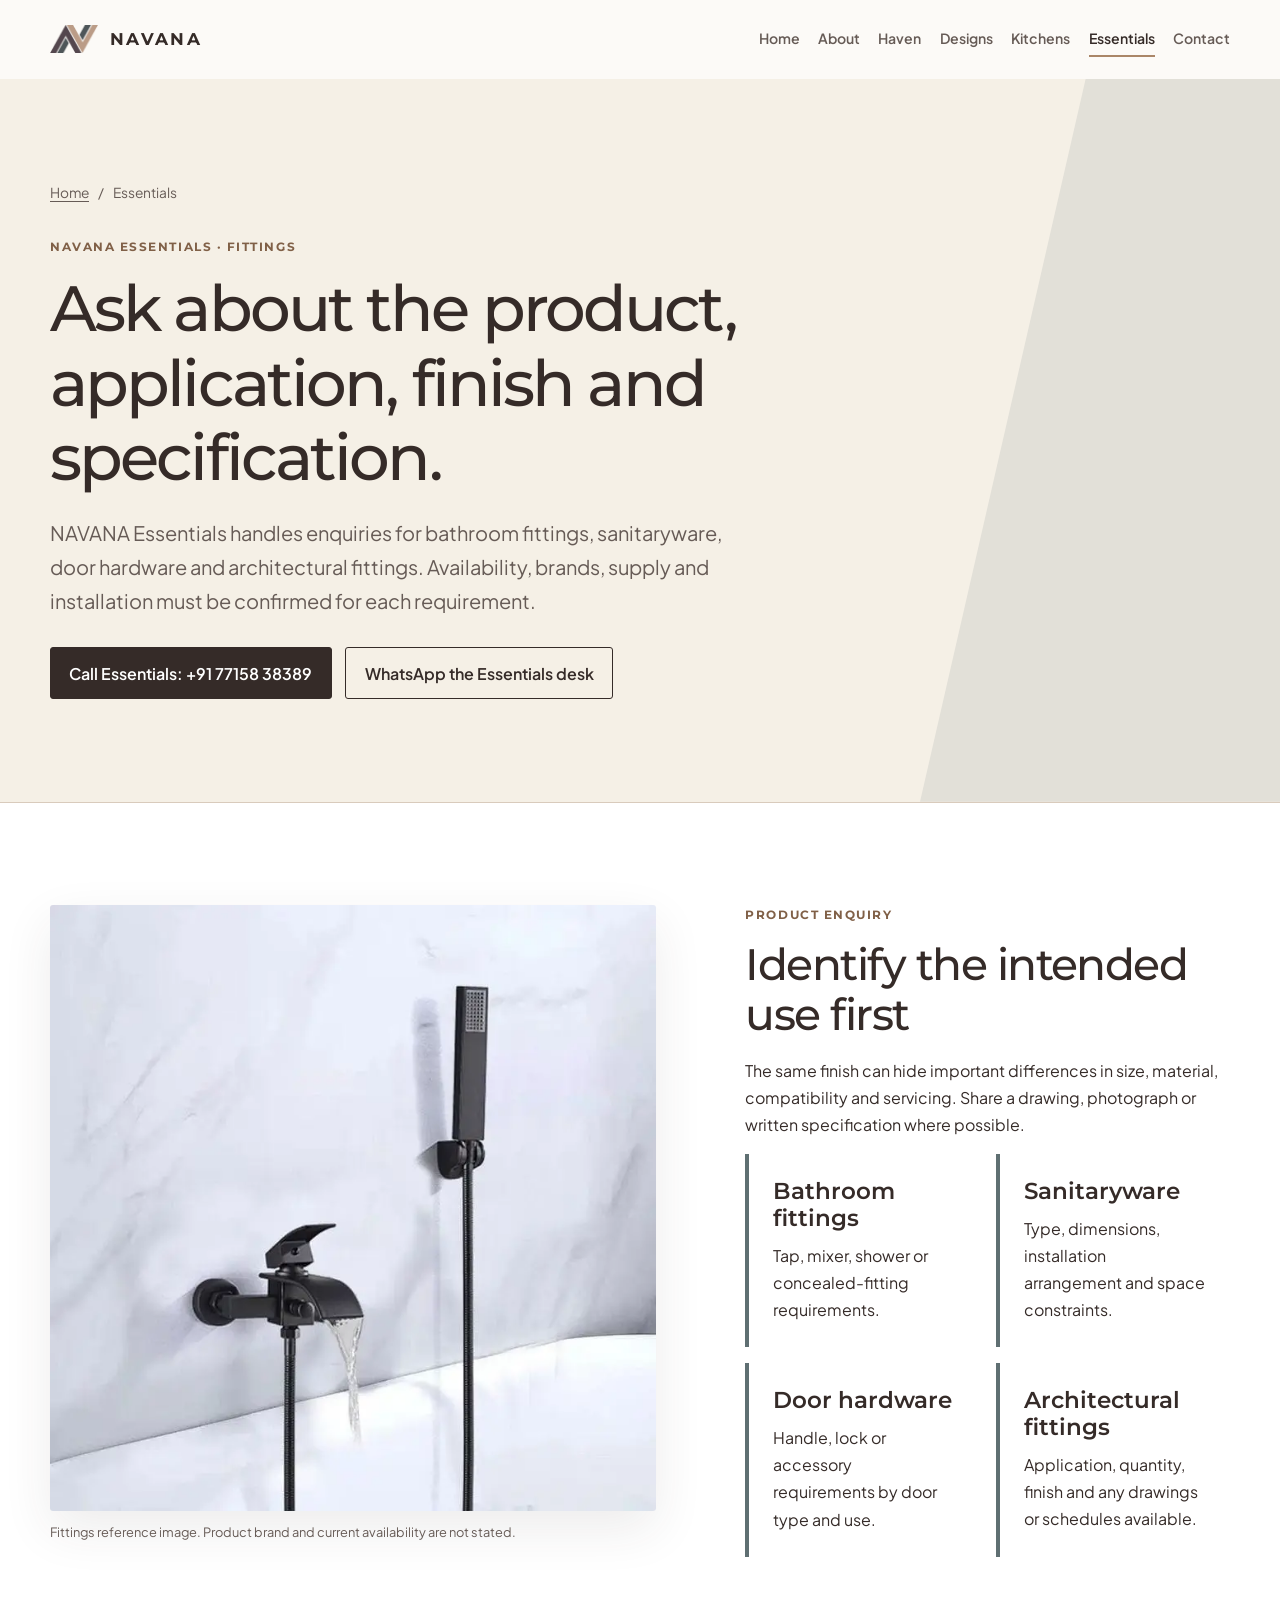
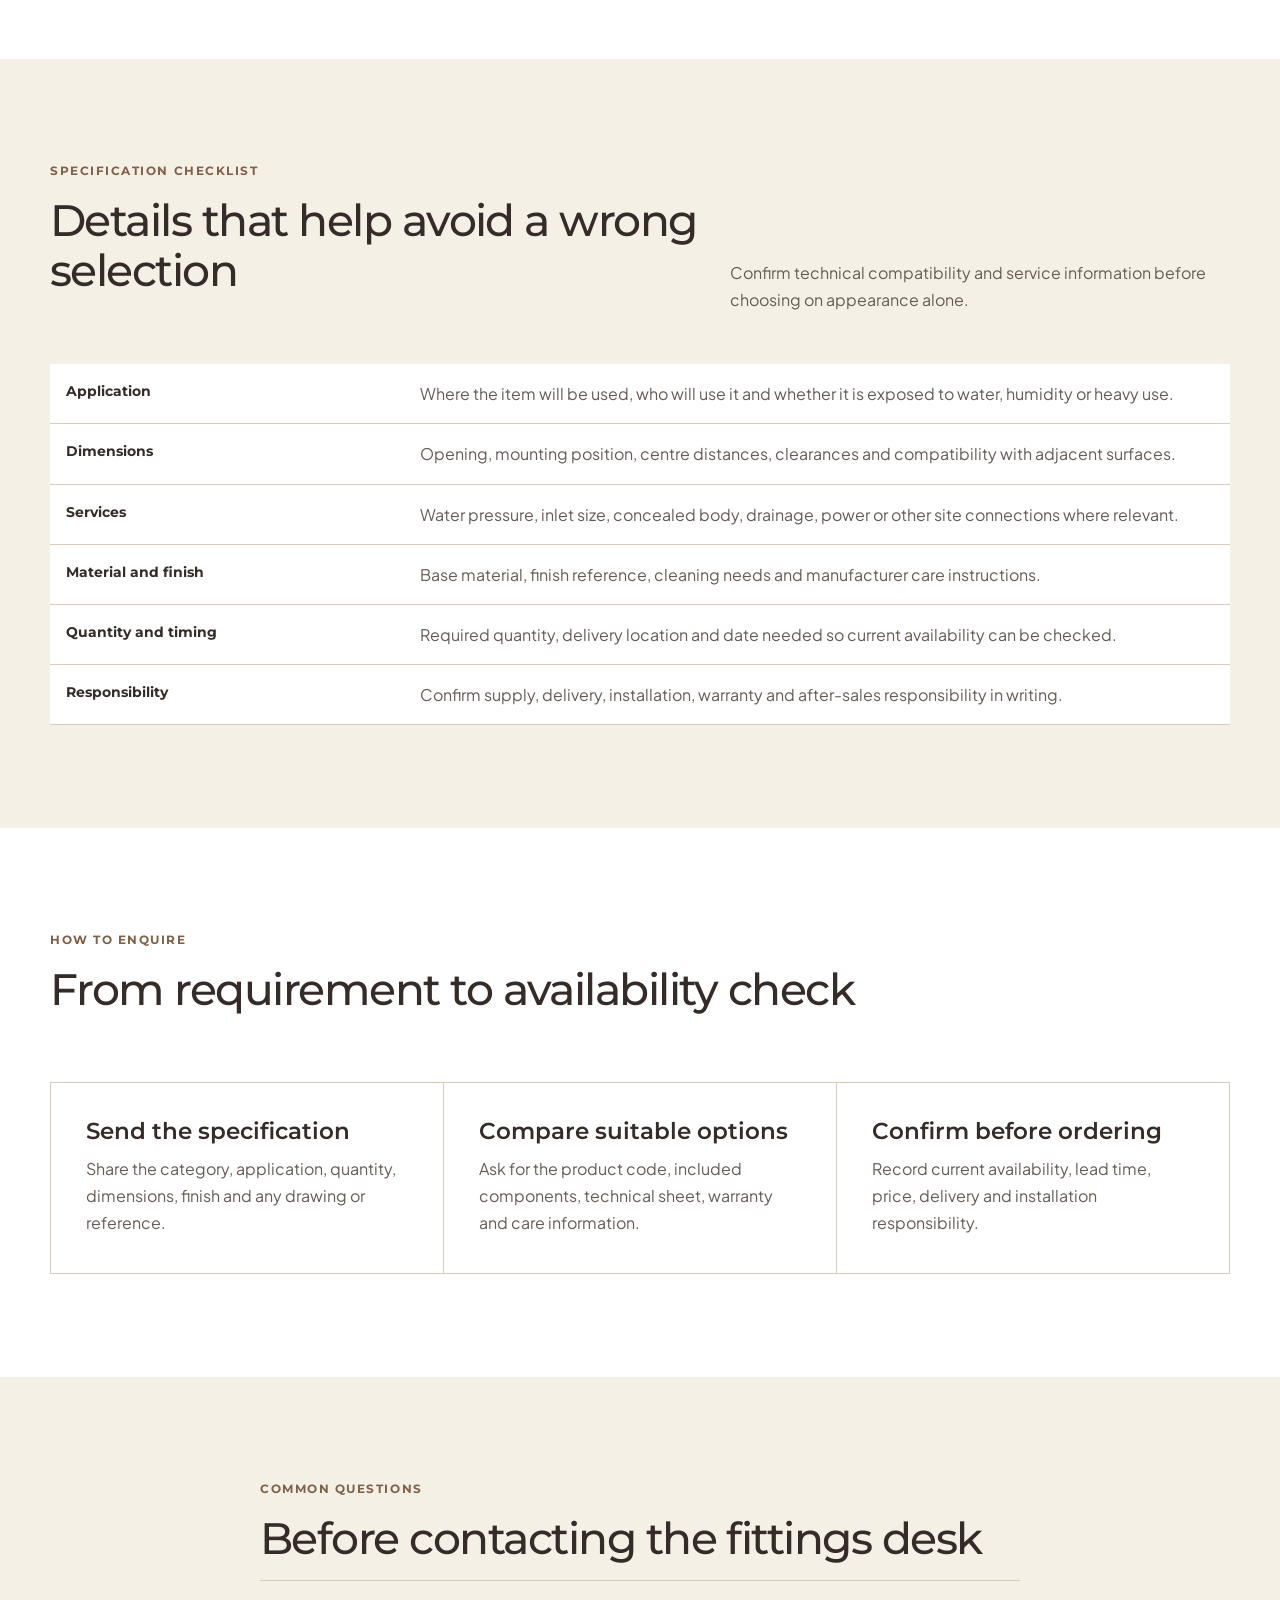
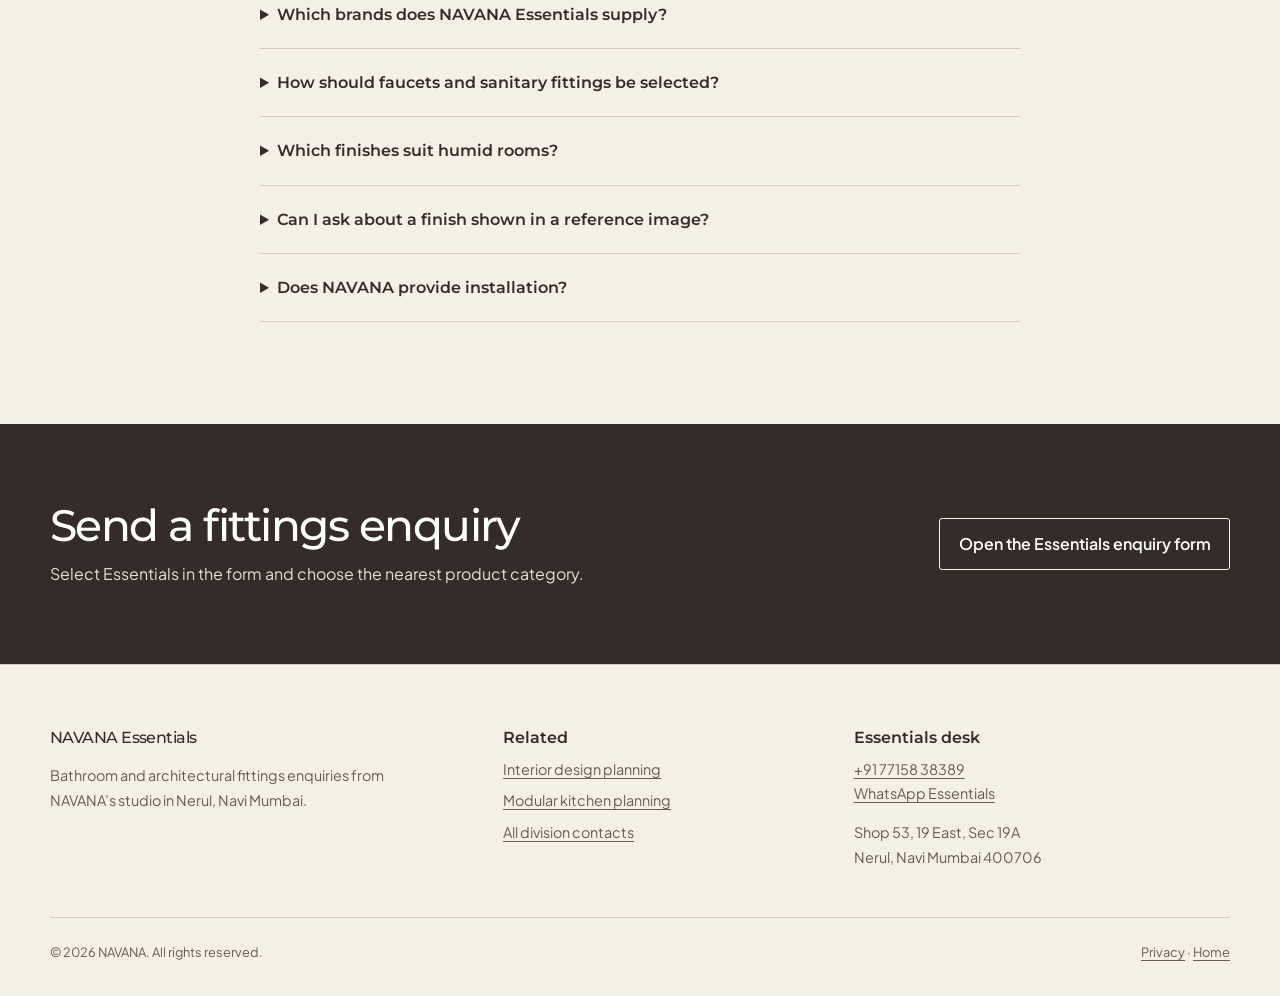
<file: essentials/index.html>
<!doctype html>
<html lang="en-IN">
<head>
  <meta charset="utf-8"><meta name="viewport" content="width=device-width, initial-scale=1">
  <title>NAVANA Essentials | Bathroom &amp; Architectural Fittings</title>
  <meta name="description" content="Contact NAVANA Essentials in Nerul for bathroom fittings, sanitaryware, door hardware and architectural fittings enquiries, specifications and availability.">
  <link rel="canonical" href="https://www.navana.co.in/essentials/">
  <meta property="og:locale" content="en_IN">
  <meta property="og:type" content="website"><meta property="og:url" content="https://www.navana.co.in/essentials/"><meta property="og:site_name" content="NAVANA"><meta property="og:title" content="NAVANA Essentials | Fittings Desk"><meta property="og:description" content="Ask about fittings by category, application, finish and technical requirement."><meta property="og:image" content="https://www.navana.co.in/assets/navana-social-card.jpg">
  <meta property="og:image:width" content="1200">
  <meta property="og:image:height" content="630">
  <meta property="og:image:alt" content="Architectural exterior reference image for NAVANA">
  <meta name="twitter:card" content="summary_large_image"><meta name="twitter:title" content="NAVANA Essentials | Fittings Desk"><meta name="twitter:description" content="Ask about fittings by category, application, finish and technical requirement."><meta name="twitter:image" content="https://www.navana.co.in/assets/navana-social-card.jpg">
  <link rel="icon" type="image/png" href="/assets/navana-logo.png"><link rel="preconnect" href="https://fonts.googleapis.com"><link rel="preconnect" href="https://fonts.gstatic.com" crossorigin><link href="https://fonts.googleapis.com/css2?family=Montserrat:wght@400;500;600;700&amp;family=Plus+Jakarta+Sans:wght@400;500;600;700&amp;display=swap" rel="stylesheet"><link rel="stylesheet" href="/style.css">
  <script type="application/ld+json">{"@context":"https://schema.org","@graph":[{"@type":"Organization","@id":"https://www.navana.co.in/#organization","name":"NAVANA","url":"https://www.navana.co.in/","logo":{"@type":"ImageObject","url":"https://www.navana.co.in/assets/navana-logo.png","width":400,"height":231},"sameAs":["https://www.instagram.com/navana_19east"]},{"@type":"Service","name":"NAVANA Essentials fittings enquiry support","serviceType":"Bathroom fittings","areaServed":[{"@type":"City","name":"Navi Mumbai"},{"@type":"Place","name":"Nerul"}],"provider":{"@id":"https://www.navana.co.in/#organization"},"url":"https://www.navana.co.in/essentials/"},{"@type":"BreadcrumbList","itemListElement":[{"@type":"ListItem","position":1,"name":"Home","item":"https://www.navana.co.in/"},{"@type":"ListItem","position":2,"name":"NAVANA Essentials","item":"https://www.navana.co.in/essentials/"}]}]}</script>
</head>
<body>
  <a class="skip-link" href="#main-content">Skip to main content</a>
  <header><div class="container"><a class="brand" href="/" aria-label="NAVANA home"><img src="/assets/navana-logo.png" alt="NAVANA" width="400" height="231"><span class="brand-name">NAVANA</span></a><nav class="nav-menu" id="primary-navigation" aria-label="Primary navigation"><a class="nav-link" href="/">Home</a><a class="nav-link" href="/about/">About</a><a class="nav-link" href="/haven/">Haven</a><a class="nav-link" href="/designs/">Designs</a><a class="nav-link" href="/kitchens/">Kitchens</a><a class="nav-link" href="/essentials/" aria-current="page">Essentials</a><a class="nav-link" href="/contact/">Contact</a></nav><button class="menu-toggle" type="button" aria-label="Open navigation" aria-controls="primary-navigation" aria-expanded="false"><span></span><span></span><span></span></button></div></header>

  <main id="main-content">
    <section class="page-hero page-hero--essentials"><div class="container"><nav class="breadcrumbs" aria-label="Breadcrumb"><ol><li><a href="/">Home</a></li><li aria-current="page">Essentials</li></ol></nav><span class="eyebrow">NAVANA Essentials · Fittings</span><h1>Ask about the product, application, finish and specification.</h1><p class="lead">NAVANA Essentials handles enquiries for bathroom fittings, sanitaryware, door hardware and architectural fittings. Availability, brands, supply and installation must be confirmed for each requirement.</p><div class="hero-actions"><a class="button" href="tel:+917715838389">Call Essentials: +91 77158 38389</a><a class="button button--secondary" href="https://wa.me/917715838389?text=Hello%20NAVANA%20Essentials%2C%20I%20have%20a%20fittings%20enquiry." target="_blank" rel="noopener noreferrer">WhatsApp the Essentials desk</a></div></div></section>

    <section class="section section--white"><div class="container split-layout">
      <!-- TODO: CONFIRM IMAGE OWNERSHIP AND PRODUCT ASSOCIATION: assets/essentials-fittings-reference.webp is an optimised derivative of Real_Essenttials_Bathroom.jpg and is shown only as a reference, not as a product currently supplied by NAVANA. -->
      <figure class="reference-figure reveal"><img src="/assets/essentials-fittings-reference.webp" alt="Wall-mounted black tap and hand shower against a light stone-patterned wall" width="736" height="736" loading="lazy" decoding="async"><figcaption>Fittings reference image. Product brand and current availability are not stated.</figcaption></figure>
      <div class="reveal"><span class="eyebrow">Product enquiry</span><h2>Identify the intended use first</h2><p>The same finish can hide important differences in size, material, compatibility and servicing. Share a drawing, photograph or written specification where possible.</p><div class="category-list"><article class="category-item"><h3>Bathroom fittings</h3><p>Tap, mixer, shower or concealed-fitting requirements.</p></article><article class="category-item"><h3>Sanitaryware</h3><p>Type, dimensions, installation arrangement and space constraints.</p></article><article class="category-item"><h3>Door hardware</h3><p>Handle, lock or accessory requirements by door type and use.</p></article><article class="category-item"><h3>Architectural fittings</h3><p>Application, quantity, finish and any drawings or schedules available.</p></article></div></div>
    </div></section>

    <section class="section section--paper"><div class="container"><div class="section-heading"><div><span class="eyebrow">Specification checklist</span><h2>Details that help avoid a wrong selection</h2></div><p>Confirm technical compatibility and service information before choosing on appearance alone.</p></div><table class="requirements-table reveal"><tbody><tr><th scope="row">Application</th><td>Where the item will be used, who will use it and whether it is exposed to water, humidity or heavy use.</td></tr><tr><th scope="row">Dimensions</th><td>Opening, mounting position, centre distances, clearances and compatibility with adjacent surfaces.</td></tr><tr><th scope="row">Services</th><td>Water pressure, inlet size, concealed body, drainage, power or other site connections where relevant.</td></tr><tr><th scope="row">Material and finish</th><td>Base material, finish reference, cleaning needs and manufacturer care instructions.</td></tr><tr><th scope="row">Quantity and timing</th><td>Required quantity, delivery location and date needed so current availability can be checked.</td></tr><tr><th scope="row">Responsibility</th><td>Confirm supply, delivery, installation, warranty and after-sales responsibility in writing.</td></tr></tbody></table></div></section>

    <section class="section section--white"><div class="container"><div class="section-heading"><div><span class="eyebrow">How to enquire</span><h2>From requirement to availability check</h2></div></div><div class="info-grid reveal"><article class="info-block"><h3>Send the specification</h3><p>Share the category, application, quantity, dimensions, finish and any drawing or reference.</p></article><article class="info-block"><h3>Compare suitable options</h3><p>Ask for the product code, included components, technical sheet, warranty and care information.</p></article><article class="info-block"><h3>Confirm before ordering</h3><p>Record current availability, lead time, price, delivery and installation responsibility.</p></article></div></div></section>

    <section class="section section--paper"><div class="container narrow"><span class="eyebrow">Common questions</span><h2>Before contacting the fittings desk</h2><div class="faq-list"><details><summary>Which brands does NAVANA Essentials supply?</summary><p>No verified brand list is published on this website. Send the product category and specification to the Essentials desk and ask which brands and models are currently available.</p></details><details><summary>How should faucets and sanitary fittings be selected?</summary><p>Check water pressure, inlet sizes, basin or counter dimensions, spout reach, concealed-body compatibility and access for maintenance. Confirm that all installation components are included.</p></details><details><summary>Which finishes suit humid rooms?</summary><p>Performance depends on the base material, coating, cleaning products, ventilation and exposure to water or salts. Ask for the manufacturer’s care instructions and do not assume any finish is maintenance-free.</p></details><details><summary>Can I ask about a finish shown in a reference image?</summary><p>Yes, but a visual reference may not identify the exact product or finish. Ask for a physical sample, product code and care guidance before ordering.</p></details><details><summary>Does NAVANA provide installation?</summary><p>Installation is not presented as automatically included. Confirm whether supply, delivery, installation and warranty support apply to the selected product and record them in the written order or proposal.</p></details></div></div></section>

    <!-- TODO: CONFIRM: Add verified product brands, categories, showroom stock and manufacturer authorisations only when evidence is supplied. -->
    <section class="cta-band"><div class="container cta-band__inner"><div><h2>Send a fittings enquiry</h2><p>Select Essentials in the form and choose the nearest product category.</p></div><a class="button" href="/contact/?division=essentials">Open the Essentials enquiry form</a></div></section>
  </main>

  <footer><div class="container"><div class="footer-grid"><div><h2>NAVANA Essentials</h2><p>Bathroom and architectural fittings enquiries from NAVANA’s studio in Nerul, Navi Mumbai.</p></div><div><h3>Related</h3><ul><li><a href="/designs/">Interior design planning</a></li><li><a href="/kitchens/">Modular kitchen planning</a></li><li><a href="/contact/">All division contacts</a></li></ul></div><div><h3>Essentials desk</h3><p><a href="tel:+917715838389">+91 77158 38389</a><br><a href="https://wa.me/917715838389?text=Hello%20NAVANA%20Essentials%2C%20I%20have%20a%20fittings%20enquiry." target="_blank" rel="noopener noreferrer">WhatsApp Essentials</a></p><p>Shop 53, 19 East, Sec 19A<br>Nerul, Navi Mumbai 400706</p></div></div><div class="footer-bottom"><span>© 2026 NAVANA. All rights reserved.</span><span><a href="/privacy/">Privacy</a> · <a href="/">Home</a></span></div></div></footer>
  <script src="/script.js"></script>
</body>
</html>
</file>
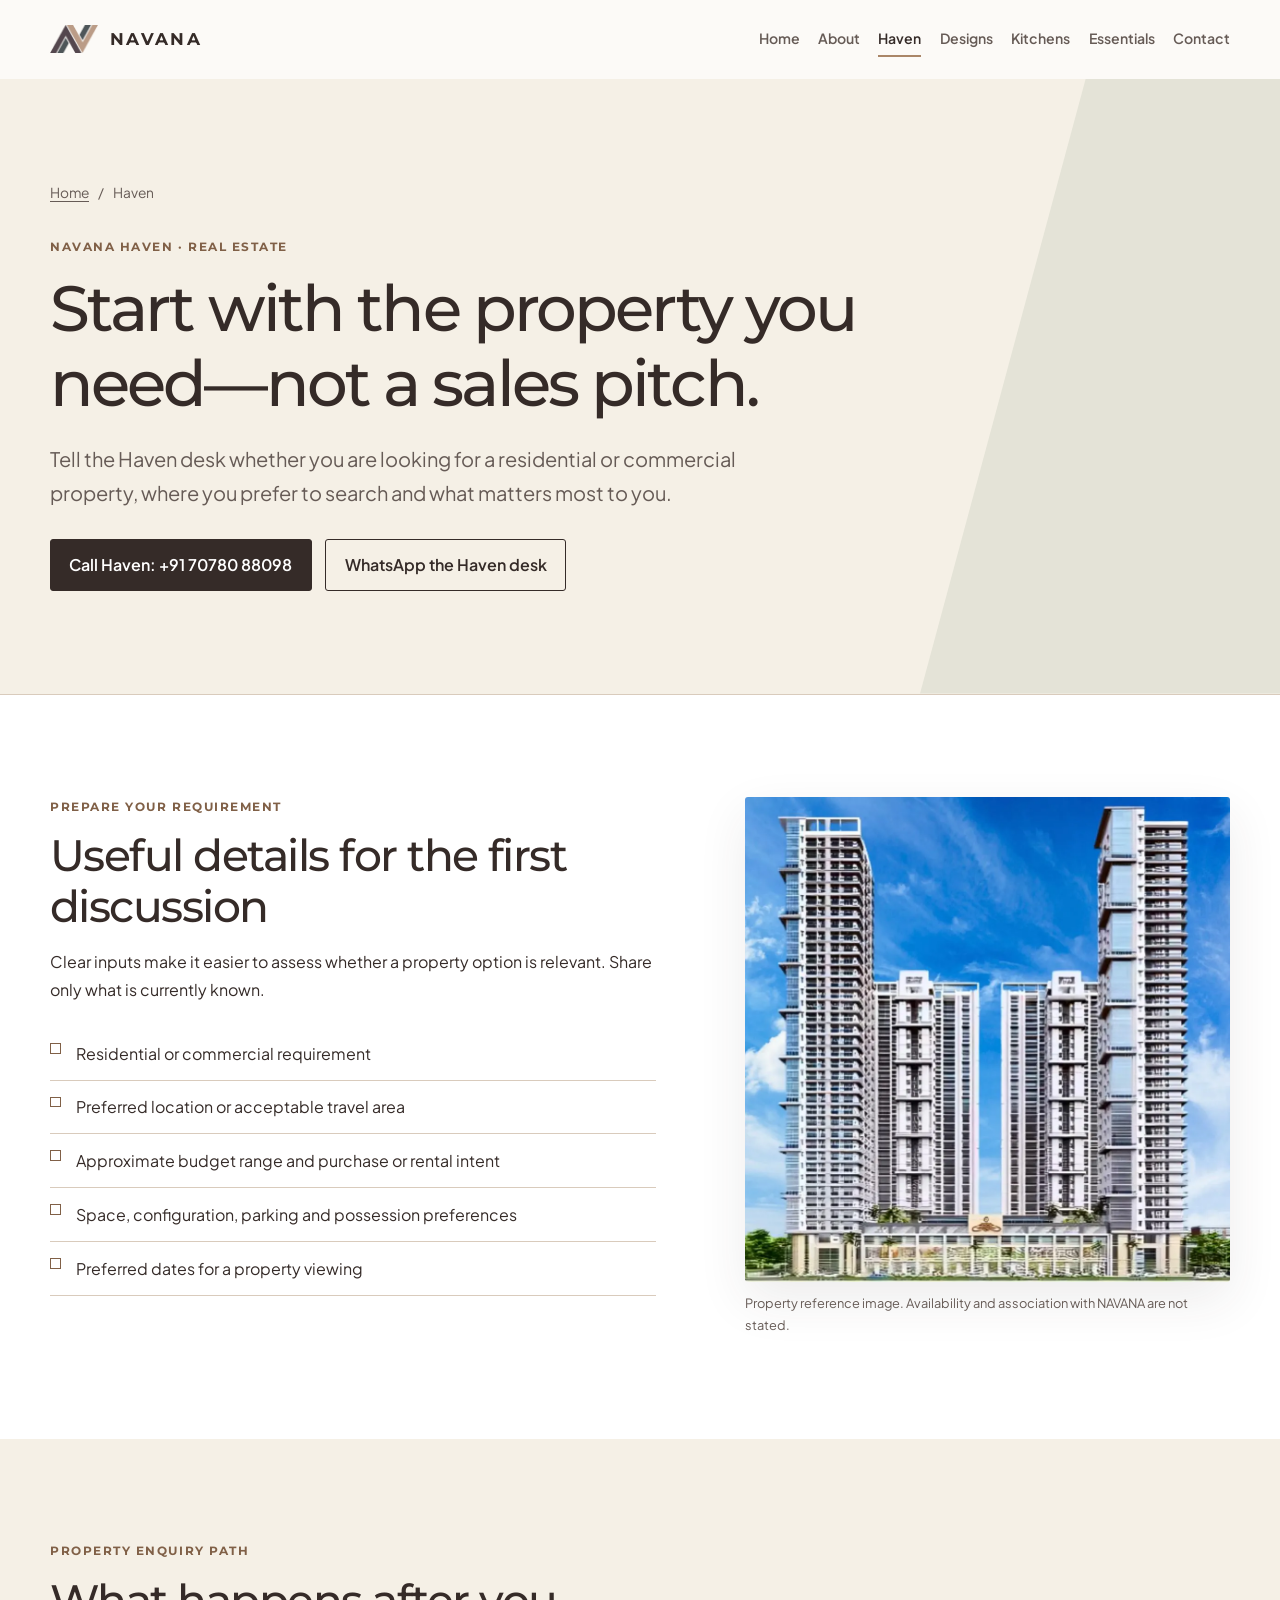
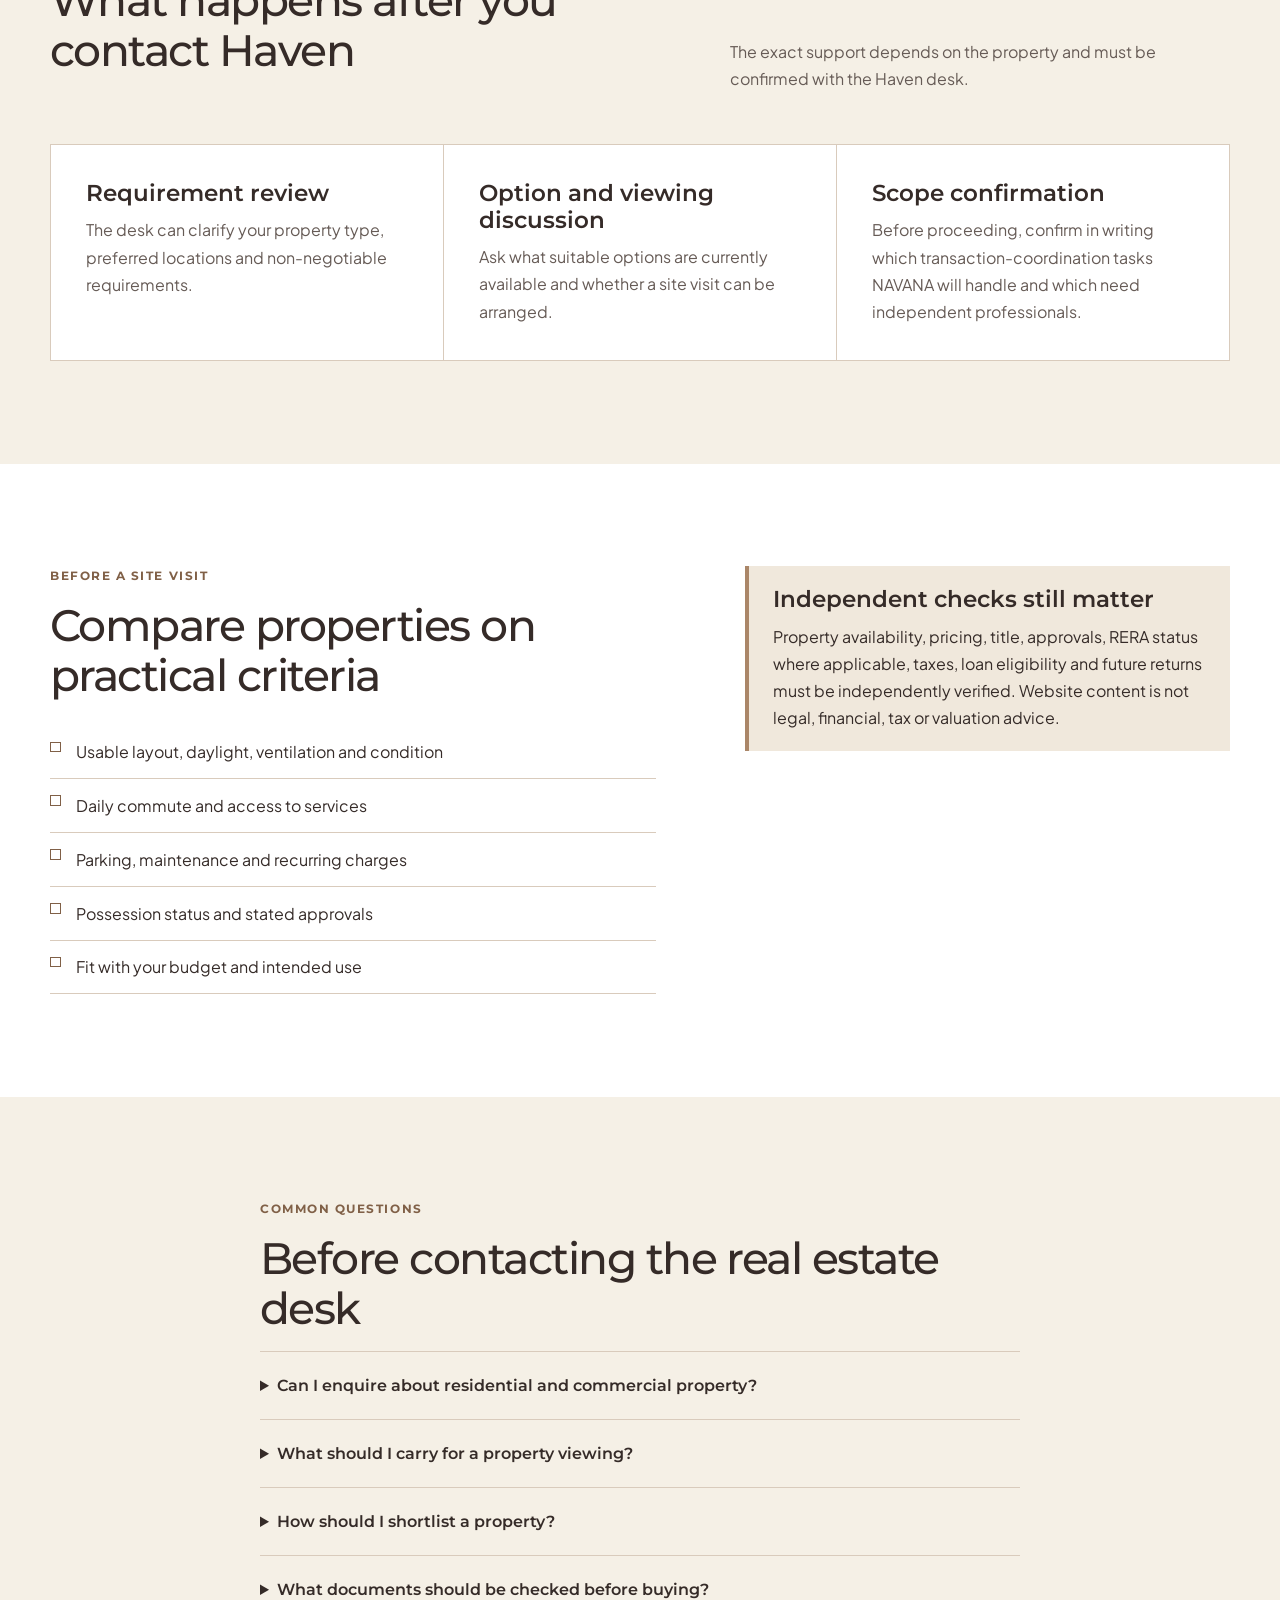
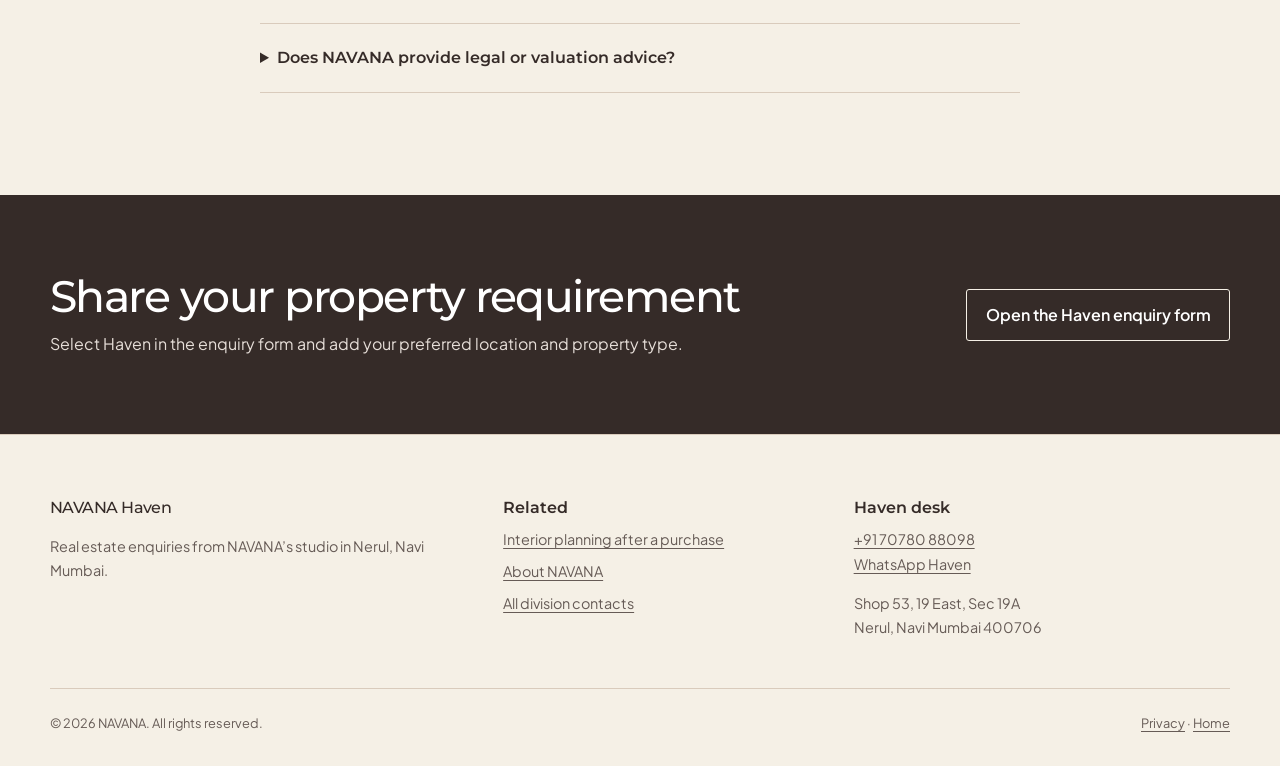
<file: haven/index.html>
<!doctype html>
<html lang="en-IN">
<head>
  <meta charset="utf-8"><meta name="viewport" content="width=device-width, initial-scale=1">
  <title>NAVANA Haven | Property Enquiries in Navi Mumbai</title>
  <meta name="description" content="Contact NAVANA Haven in Nerul for residential or commercial property requirements, location preferences and property-viewing enquiries in Navi Mumbai.">
  <link rel="canonical" href="https://www.navana.co.in/haven/">
  <meta property="og:locale" content="en_IN">
  <meta property="og:type" content="website"><meta property="og:url" content="https://www.navana.co.in/haven/"><meta property="og:site_name" content="NAVANA">
  <meta property="og:title" content="NAVANA Haven | Real Estate Desk"><meta property="og:description" content="Share your property type, preferred location and viewing requirements with NAVANA Haven."><meta property="og:image" content="https://www.navana.co.in/assets/navana-social-card.jpg">
  <meta property="og:image:width" content="1200">
  <meta property="og:image:height" content="630">
  <meta property="og:image:alt" content="Architectural exterior reference image for NAVANA">
  <meta name="twitter:card" content="summary_large_image"><meta name="twitter:title" content="NAVANA Haven | Real Estate Desk"><meta name="twitter:description" content="Share your property type, preferred location and viewing requirements with NAVANA Haven."><meta name="twitter:image" content="https://www.navana.co.in/assets/navana-social-card.jpg">
  <link rel="icon" type="image/png" href="/assets/navana-logo.png"><link rel="preconnect" href="https://fonts.googleapis.com"><link rel="preconnect" href="https://fonts.gstatic.com" crossorigin>
  <link href="https://fonts.googleapis.com/css2?family=Montserrat:wght@400;500;600;700&amp;family=Plus+Jakarta+Sans:wght@400;500;600;700&amp;display=swap" rel="stylesheet"><link rel="stylesheet" href="/style.css">
  <script type="application/ld+json">{"@context":"https://schema.org","@graph":[{"@type":"Organization","@id":"https://www.navana.co.in/#organization","name":"NAVANA","url":"https://www.navana.co.in/","logo":{"@type":"ImageObject","url":"https://www.navana.co.in/assets/navana-logo.png","width":400,"height":231},"sameAs":["https://www.instagram.com/navana_19east"]},{"@type":"Service","name":"NAVANA Haven property enquiry support","serviceType":"Real estate enquiry","areaServed":[{"@type":"City","name":"Navi Mumbai"},{"@type":"Place","name":"Nerul"}],"provider":{"@id":"https://www.navana.co.in/#organization"},"url":"https://www.navana.co.in/haven/"},{"@type":"BreadcrumbList","itemListElement":[{"@type":"ListItem","position":1,"name":"Home","item":"https://www.navana.co.in/"},{"@type":"ListItem","position":2,"name":"NAVANA Haven","item":"https://www.navana.co.in/haven/"}]}]}</script>
</head>
<body>
  <a class="skip-link" href="#main-content">Skip to main content</a>
  <header><div class="container"><a class="brand" href="/" aria-label="NAVANA home"><img src="/assets/navana-logo.png" alt="NAVANA" width="400" height="231"><span class="brand-name">NAVANA</span></a><nav class="nav-menu" id="primary-navigation" aria-label="Primary navigation"><a class="nav-link" href="/">Home</a><a class="nav-link" href="/about/">About</a><a class="nav-link" href="/haven/" aria-current="page">Haven</a><a class="nav-link" href="/designs/">Designs</a><a class="nav-link" href="/kitchens/">Kitchens</a><a class="nav-link" href="/essentials/">Essentials</a><a class="nav-link" href="/contact/">Contact</a></nav><button class="menu-toggle" type="button" aria-label="Open navigation" aria-controls="primary-navigation" aria-expanded="false"><span></span><span></span><span></span></button></div></header>

  <main id="main-content">
    <section class="page-hero page-hero--haven"><div class="container"><nav class="breadcrumbs" aria-label="Breadcrumb"><ol><li><a href="/">Home</a></li><li aria-current="page">Haven</li></ol></nav><span class="eyebrow">NAVANA Haven · Real Estate</span><h1>Start with the property you need—not a sales pitch.</h1><p class="lead">Tell the Haven desk whether you are looking for a residential or commercial property, where you prefer to search and what matters most to you.</p><div class="hero-actions"><a class="button" href="tel:+917078088098">Call Haven: +91 70780 88098</a><a class="button button--secondary" href="https://wa.me/917078088098?text=Hello%20NAVANA%20Haven%2C%20I%20have%20a%20property%20enquiry." target="_blank" rel="noopener noreferrer">WhatsApp the Haven desk</a></div></div></section>

    <section class="section section--white"><div class="container split-layout">
      <div class="reveal"><span class="eyebrow">Prepare your requirement</span><h2>Useful details for the first discussion</h2><p>Clear inputs make it easier to assess whether a property option is relevant. Share only what is currently known.</p><ul class="brief-list"><li>Residential or commercial requirement</li><li>Preferred location or acceptable travel area</li><li>Approximate budget range and purchase or rental intent</li><li>Space, configuration, parking and possession preferences</li><li>Preferred dates for a property viewing</li></ul></div>
      <!-- TODO: CONFIRM IMAGE OWNERSHIP AND PROJECT ASSOCIATION: assets/haven-property-reference.webp is an optimised derivative of Regency_Palms.jpg and is shown only as a reference, not as a NAVANA project or active listing. -->
      <figure class="reference-figure reveal"><img src="/assets/haven-property-reference.webp" alt="Exterior view of a residential tower complex" width="1050" height="1050" loading="lazy" decoding="async"><figcaption>Property reference image. Availability and association with NAVANA are not stated.</figcaption></figure>
    </div></section>

    <section class="section section--paper"><div class="container"><div class="section-heading"><div><span class="eyebrow">Property enquiry path</span><h2>What happens after you contact Haven</h2></div><p>The exact support depends on the property and must be confirmed with the Haven desk.</p></div><div class="info-grid reveal"><article class="info-block"><h3>Requirement review</h3><p>The desk can clarify your property type, preferred locations and non-negotiable requirements.</p></article><article class="info-block"><h3>Option and viewing discussion</h3><p>Ask what suitable options are currently available and whether a site visit can be arranged.</p></article><article class="info-block"><h3>Scope confirmation</h3><p>Before proceeding, confirm in writing which transaction-coordination tasks NAVANA will handle and which need independent professionals.</p></article></div></div></section>

    <section class="section section--white"><div class="container split-layout"><div><span class="eyebrow">Before a site visit</span><h2>Compare properties on practical criteria</h2><ul class="check-list"><li>Usable layout, daylight, ventilation and condition</li><li>Daily commute and access to services</li><li>Parking, maintenance and recurring charges</li><li>Possession status and stated approvals</li><li>Fit with your budget and intended use</li></ul></div><div class="notice"><h3>Independent checks still matter</h3><p>Property availability, pricing, title, approvals, RERA status where applicable, taxes, loan eligibility and future returns must be independently verified. Website content is not legal, financial, tax or valuation advice.</p><!-- TODO: CONFIRM: Add NAVANA’s MahaRERA registration details only if legally applicable and verified. --></div></div></section>

    <section class="section section--paper"><div class="container narrow"><span class="eyebrow">Common questions</span><h2>Before contacting the real estate desk</h2><div class="faq-list"><details><summary>Can I enquire about residential and commercial property?</summary><p>Yes. NAVANA identifies Haven as its real estate division for residential and commercial enquiries. Share the type of property and intended use so the desk can confirm whether it can assist with your specific requirement.</p></details><details><summary>What should I carry for a property viewing?</summary><p>Keep your requirement list, photo identification if requested by the property representative, and questions about area, condition, charges, approvals and possession. Do not make a payment or sign documents without completing appropriate independent checks.</p></details><details><summary>How should I shortlist a property?</summary><p>Start with an all-in budget, required usable area, commute, parking, possession status and non-negotiable needs. Compare the actual layout, light, ventilation, maintenance costs and building condition rather than relying only on brochure descriptions.</p></details><details><summary>What documents should be checked before buying?</summary><p>Checks can include ownership and title records, approvals, encumbrances, agreement terms, maintenance liabilities, possession status and MahaRERA details where applicable. CIDCO or leasehold properties may require additional checks. Use an independent property lawyer for your transaction.</p></details><details><summary>Does NAVANA provide legal or valuation advice?</summary><p>The published scope does not establish NAVANA as a legal or valuation professional. Confirm any coordination support in writing, and use appropriately qualified independent advisers for title, legal, tax, technical and valuation checks.</p></details></div></div></section>

    <section class="cta-band"><div class="container cta-band__inner"><div><h2>Share your property requirement</h2><p>Select Haven in the enquiry form and add your preferred location and property type.</p></div><a class="button" href="/contact/?division=haven">Open the Haven enquiry form</a></div></section>
  </main>

  <footer><div class="container"><div class="footer-grid"><div><h2>NAVANA Haven</h2><p>Real estate enquiries from NAVANA’s studio in Nerul, Navi Mumbai.</p></div><div><h3>Related</h3><ul><li><a href="/designs/">Interior planning after a purchase</a></li><li><a href="/about/">About NAVANA</a></li><li><a href="/contact/">All division contacts</a></li></ul></div><div><h3>Haven desk</h3><p><a href="tel:+917078088098">+91 70780 88098</a><br><a href="https://wa.me/917078088098?text=Hello%20NAVANA%20Haven%2C%20I%20have%20a%20property%20enquiry." target="_blank" rel="noopener noreferrer">WhatsApp Haven</a></p><p>Shop 53, 19 East, Sec 19A<br>Nerul, Navi Mumbai 400706</p></div></div><div class="footer-bottom"><span>© 2026 NAVANA. All rights reserved.</span><span><a href="/privacy/">Privacy</a> · <a href="/">Home</a></span></div></div></footer>
  <script src="/script.js"></script>
</body>
</html>
</file>
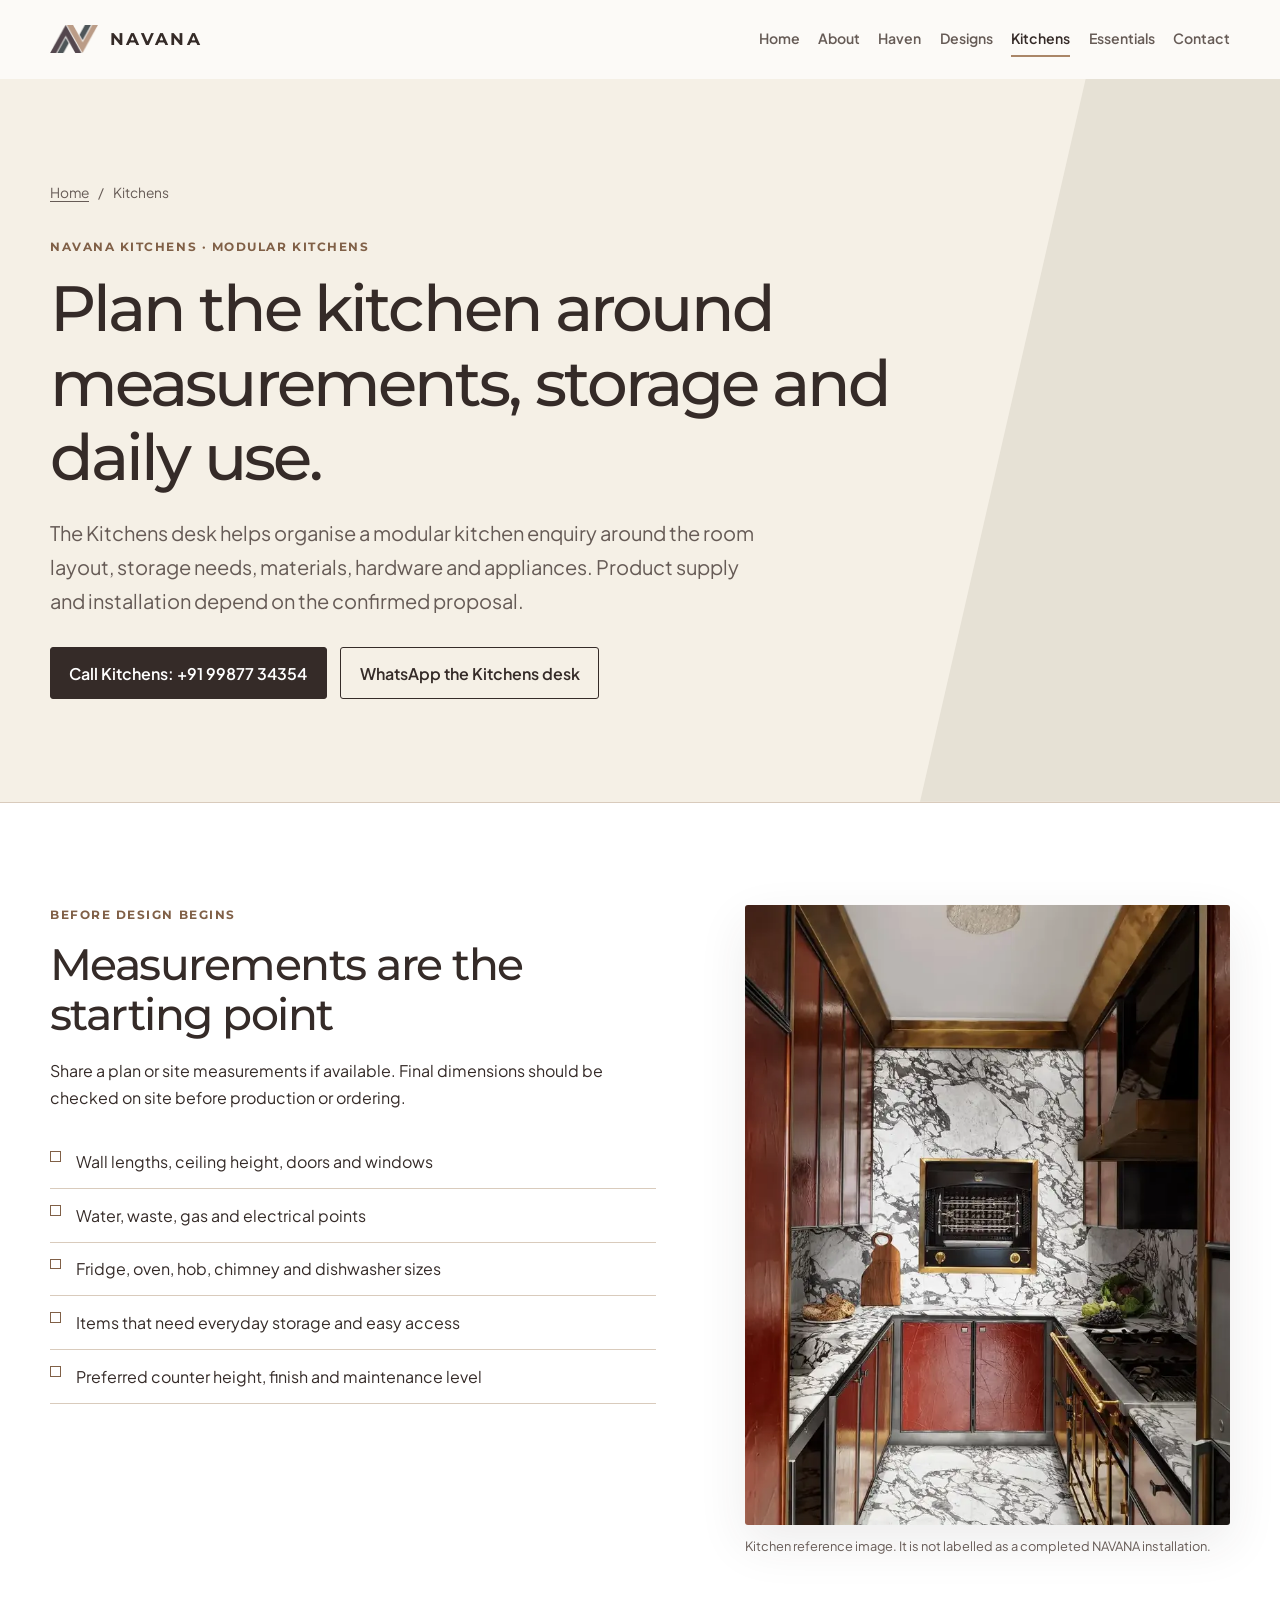
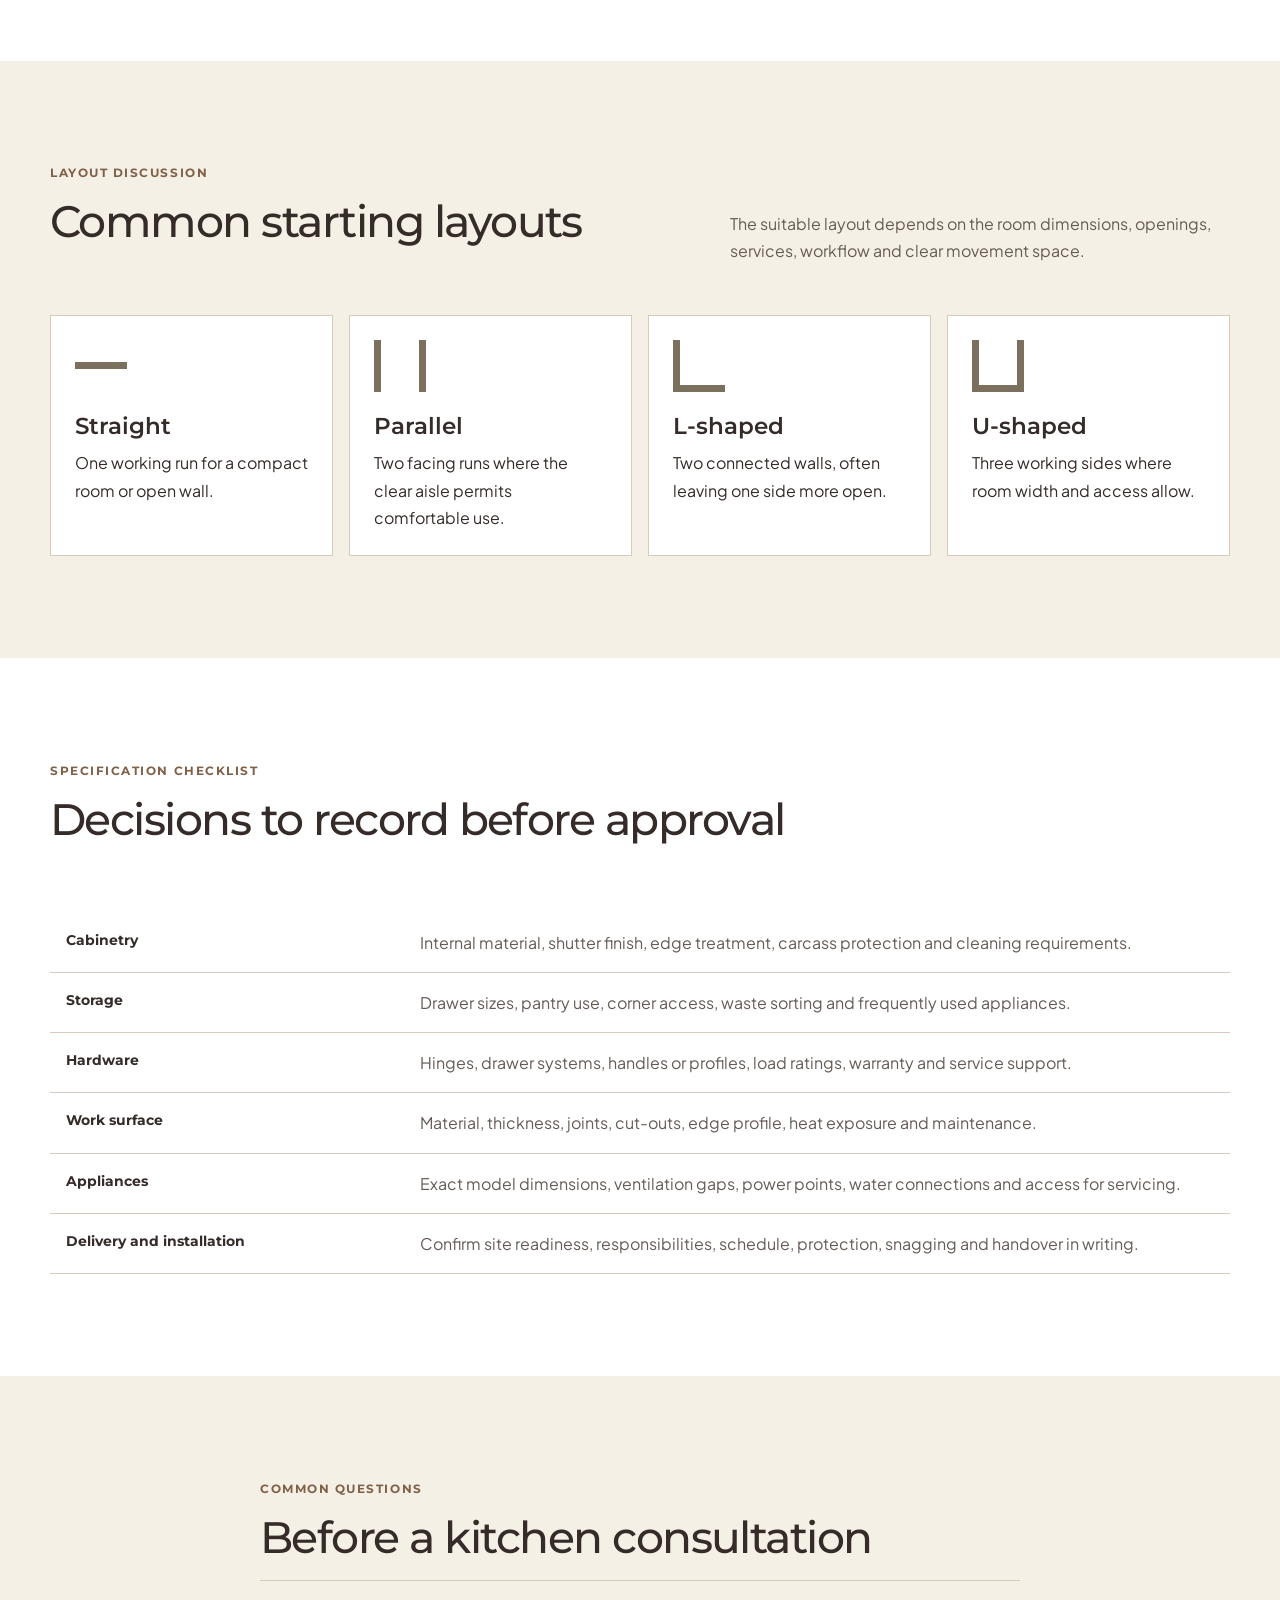
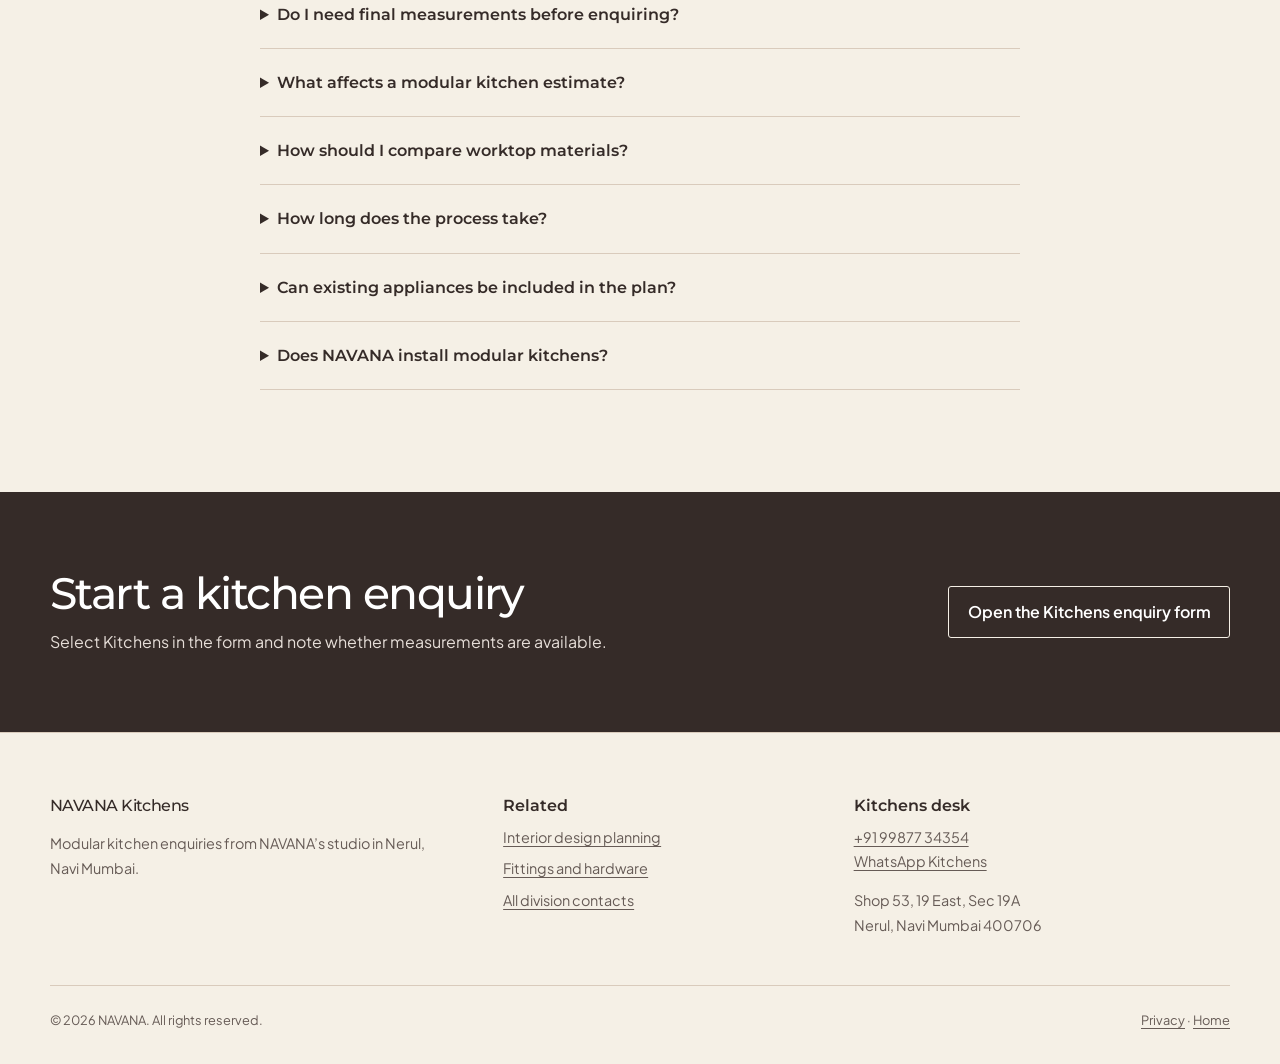
<file: kitchens/index.html>
<!doctype html>
<html lang="en-IN">
<head>
  <meta charset="utf-8"><meta name="viewport" content="width=device-width, initial-scale=1">
  <title>NAVANA Kitchens | Modular Kitchen Planning Navi Mumbai</title>
  <meta name="description" content="Discuss kitchen measurements, layouts, storage, materials, hardware and appliance coordination with NAVANA Kitchens in Nerul, Navi Mumbai.">
  <link rel="canonical" href="https://www.navana.co.in/kitchens/">
  <meta property="og:locale" content="en_IN">
  <meta property="og:type" content="website"><meta property="og:url" content="https://www.navana.co.in/kitchens/"><meta property="og:site_name" content="NAVANA"><meta property="og:title" content="NAVANA Kitchens | Modular Kitchen Desk"><meta property="og:description" content="Plan a modular kitchen around measurements, storage and appliance requirements."><meta property="og:image" content="https://www.navana.co.in/assets/navana-social-card.jpg">
  <meta property="og:image:width" content="1200">
  <meta property="og:image:height" content="630">
  <meta property="og:image:alt" content="Architectural exterior reference image for NAVANA">
  <meta name="twitter:card" content="summary_large_image"><meta name="twitter:title" content="NAVANA Kitchens | Modular Kitchen Desk"><meta name="twitter:description" content="Plan a modular kitchen around measurements, storage and appliance requirements."><meta name="twitter:image" content="https://www.navana.co.in/assets/navana-social-card.jpg">
  <link rel="icon" type="image/png" href="/assets/navana-logo.png"><link rel="preconnect" href="https://fonts.googleapis.com"><link rel="preconnect" href="https://fonts.gstatic.com" crossorigin><link href="https://fonts.googleapis.com/css2?family=Montserrat:wght@400;500;600;700&amp;family=Plus+Jakarta+Sans:wght@400;500;600;700&amp;display=swap" rel="stylesheet"><link rel="stylesheet" href="/style.css">
  <script type="application/ld+json">{"@context":"https://schema.org","@graph":[{"@type":"Organization","@id":"https://www.navana.co.in/#organization","name":"NAVANA","url":"https://www.navana.co.in/","logo":{"@type":"ImageObject","url":"https://www.navana.co.in/assets/navana-logo.png","width":400,"height":231},"sameAs":["https://www.instagram.com/navana_19east"]},{"@type":"Service","name":"NAVANA Kitchens modular kitchen consultation","serviceType":"Modular kitchens","areaServed":[{"@type":"City","name":"Navi Mumbai"},{"@type":"Place","name":"Nerul"}],"provider":{"@id":"https://www.navana.co.in/#organization"},"url":"https://www.navana.co.in/kitchens/"},{"@type":"BreadcrumbList","itemListElement":[{"@type":"ListItem","position":1,"name":"Home","item":"https://www.navana.co.in/"},{"@type":"ListItem","position":2,"name":"NAVANA Kitchens","item":"https://www.navana.co.in/kitchens/"}]}]}</script>
</head>
<body>
  <a class="skip-link" href="#main-content">Skip to main content</a>
  <header><div class="container"><a class="brand" href="/" aria-label="NAVANA home"><img src="/assets/navana-logo.png" alt="NAVANA" width="400" height="231"><span class="brand-name">NAVANA</span></a><nav class="nav-menu" id="primary-navigation" aria-label="Primary navigation"><a class="nav-link" href="/">Home</a><a class="nav-link" href="/about/">About</a><a class="nav-link" href="/haven/">Haven</a><a class="nav-link" href="/designs/">Designs</a><a class="nav-link" href="/kitchens/" aria-current="page">Kitchens</a><a class="nav-link" href="/essentials/">Essentials</a><a class="nav-link" href="/contact/">Contact</a></nav><button class="menu-toggle" type="button" aria-label="Open navigation" aria-controls="primary-navigation" aria-expanded="false"><span></span><span></span><span></span></button></div></header>

  <main id="main-content">
    <section class="page-hero page-hero--kitchens"><div class="container"><nav class="breadcrumbs" aria-label="Breadcrumb"><ol><li><a href="/">Home</a></li><li aria-current="page">Kitchens</li></ol></nav><span class="eyebrow">NAVANA Kitchens · Modular Kitchens</span><h1>Plan the kitchen around measurements, storage and daily use.</h1><p class="lead">The Kitchens desk helps organise a modular kitchen enquiry around the room layout, storage needs, materials, hardware and appliances. Product supply and installation depend on the confirmed proposal.</p><div class="hero-actions"><a class="button" href="tel:+919987734354">Call Kitchens: +91 99877 34354</a><a class="button button--secondary" href="https://wa.me/919987734354?text=Hello%20NAVANA%20Kitchens%2C%20I%20have%20a%20modular%20kitchen%20enquiry." target="_blank" rel="noopener noreferrer">WhatsApp the Kitchens desk</a></div></div></section>

    <section class="section section--white"><div class="container split-layout">
      <div class="reveal"><span class="eyebrow">Before design begins</span><h2>Measurements are the starting point</h2><p>Share a plan or site measurements if available. Final dimensions should be checked on site before production or ordering.</p><ul class="brief-list"><li>Wall lengths, ceiling height, doors and windows</li><li>Water, waste, gas and electrical points</li><li>Fridge, oven, hob, chimney and dishwasher sizes</li><li>Items that need everyday storage and easy access</li><li>Preferred counter height, finish and maintenance level</li></ul></div>
      <!-- TODO: CONFIRM IMAGE OWNERSHIP AND PROJECT ASSOCIATION: assets/kitchens-reference.webp is an optimised derivative of Real_Kitchen_Design.jpg and is shown only as a reference, not as completed NAVANA work. -->
      <figure class="reference-figure reveal"><img src="/assets/kitchens-reference.webp" alt="Narrow kitchen with wood cabinets and stone-patterned work surfaces" width="700" height="1053" loading="lazy" decoding="async"><figcaption>Kitchen reference image. It is not labelled as a completed NAVANA installation.</figcaption></figure>
    </div></section>

    <section class="section section--paper"><div class="container"><div class="section-heading"><div><span class="eyebrow">Layout discussion</span><h2>Common starting layouts</h2></div><p>The suitable layout depends on the room dimensions, openings, services, workflow and clear movement space.</p></div><div class="layout-comparison reveal"><article class="layout-option"><div class="layout-shape layout-shape--straight" aria-hidden="true"></div><h3>Straight</h3><p>One working run for a compact room or open wall.</p></article><article class="layout-option"><div class="layout-shape layout-shape--parallel" aria-hidden="true"></div><h3>Parallel</h3><p>Two facing runs where the clear aisle permits comfortable use.</p></article><article class="layout-option"><div class="layout-shape layout-shape--l" aria-hidden="true"></div><h3>L-shaped</h3><p>Two connected walls, often leaving one side more open.</p></article><article class="layout-option"><div class="layout-shape layout-shape--u" aria-hidden="true"></div><h3>U-shaped</h3><p>Three working sides where room width and access allow.</p></article></div></div></section>

    <section class="section section--white"><div class="container"><div class="section-heading"><div><span class="eyebrow">Specification checklist</span><h2>Decisions to record before approval</h2></div></div><table class="requirements-table reveal"><tbody><tr><th scope="row">Cabinetry</th><td>Internal material, shutter finish, edge treatment, carcass protection and cleaning requirements.</td></tr><tr><th scope="row">Storage</th><td>Drawer sizes, pantry use, corner access, waste sorting and frequently used appliances.</td></tr><tr><th scope="row">Hardware</th><td>Hinges, drawer systems, handles or profiles, load ratings, warranty and service support.</td></tr><tr><th scope="row">Work surface</th><td>Material, thickness, joints, cut-outs, edge profile, heat exposure and maintenance.</td></tr><tr><th scope="row">Appliances</th><td>Exact model dimensions, ventilation gaps, power points, water connections and access for servicing.</td></tr><tr><th scope="row">Delivery and installation</th><td>Confirm site readiness, responsibilities, schedule, protection, snagging and handover in writing.</td></tr></tbody></table></div></section>

    <section class="section section--paper"><div class="container narrow"><span class="eyebrow">Common questions</span><h2>Before a kitchen consultation</h2><div class="faq-list"><details><summary>Do I need final measurements before enquiring?</summary><p>No. Approximate dimensions or a floor plan are enough for an initial discussion. Final site-verified dimensions are required before components are produced or ordered.</p></details><details><summary>What affects a modular kitchen estimate?</summary><p>Cost depends on measured cabinet area, internal material, shutter finish, hardware, storage accessories, worktop, appliances and site conditions. Compare quotations against the same written specification rather than the total price alone.</p></details><details><summary>How should I compare worktop materials?</summary><p>Review heat, stain, scratch, joint, edge and maintenance requirements. Natural and engineered surfaces behave differently; confirm the exact material, thickness, support, care instructions and warranty before approval.</p></details><details><summary>How long does the process take?</summary><p>Timing depends on measurement approval, design sign-off, material availability, production, site readiness and worktop or appliance coordination. Ask for a schedule separating design, production, delivery, installation and snag resolution.</p></details><details><summary>Can existing appliances be included in the plan?</summary><p>Yes, provide each appliance’s exact make, model and installation dimensions. The proposal should confirm required clearances, service points and who is responsible for appliance installation.</p></details><details><summary>Does NAVANA install modular kitchens?</summary><p>Installation is not presented as automatically included. Ask the Kitchens desk to state supply, delivery, installation, countertop work, appliance fitting and service responsibilities in the written proposal.</p></details></div></div></section>

    <section class="cta-band"><div class="container cta-band__inner"><div><h2>Start a kitchen enquiry</h2><p>Select Kitchens in the form and note whether measurements are available.</p></div><a class="button" href="/contact/?division=kitchens">Open the Kitchens enquiry form</a></div></section>
  </main>

  <footer><div class="container"><div class="footer-grid"><div><h2>NAVANA Kitchens</h2><p>Modular kitchen enquiries from NAVANA’s studio in Nerul, Navi Mumbai.</p></div><div><h3>Related</h3><ul><li><a href="/designs/">Interior design planning</a></li><li><a href="/essentials/">Fittings and hardware</a></li><li><a href="/contact/">All division contacts</a></li></ul></div><div><h3>Kitchens desk</h3><p><a href="tel:+919987734354">+91 99877 34354</a><br><a href="https://wa.me/919987734354?text=Hello%20NAVANA%20Kitchens%2C%20I%20have%20a%20modular%20kitchen%20enquiry." target="_blank" rel="noopener noreferrer">WhatsApp Kitchens</a></p><p>Shop 53, 19 East, Sec 19A<br>Nerul, Navi Mumbai 400706</p></div></div><div class="footer-bottom"><span>© 2026 NAVANA. All rights reserved.</span><span><a href="/privacy/">Privacy</a> · <a href="/">Home</a></span></div></div></footer>
  <script src="/script.js"></script>
</body>
</html>
</file>
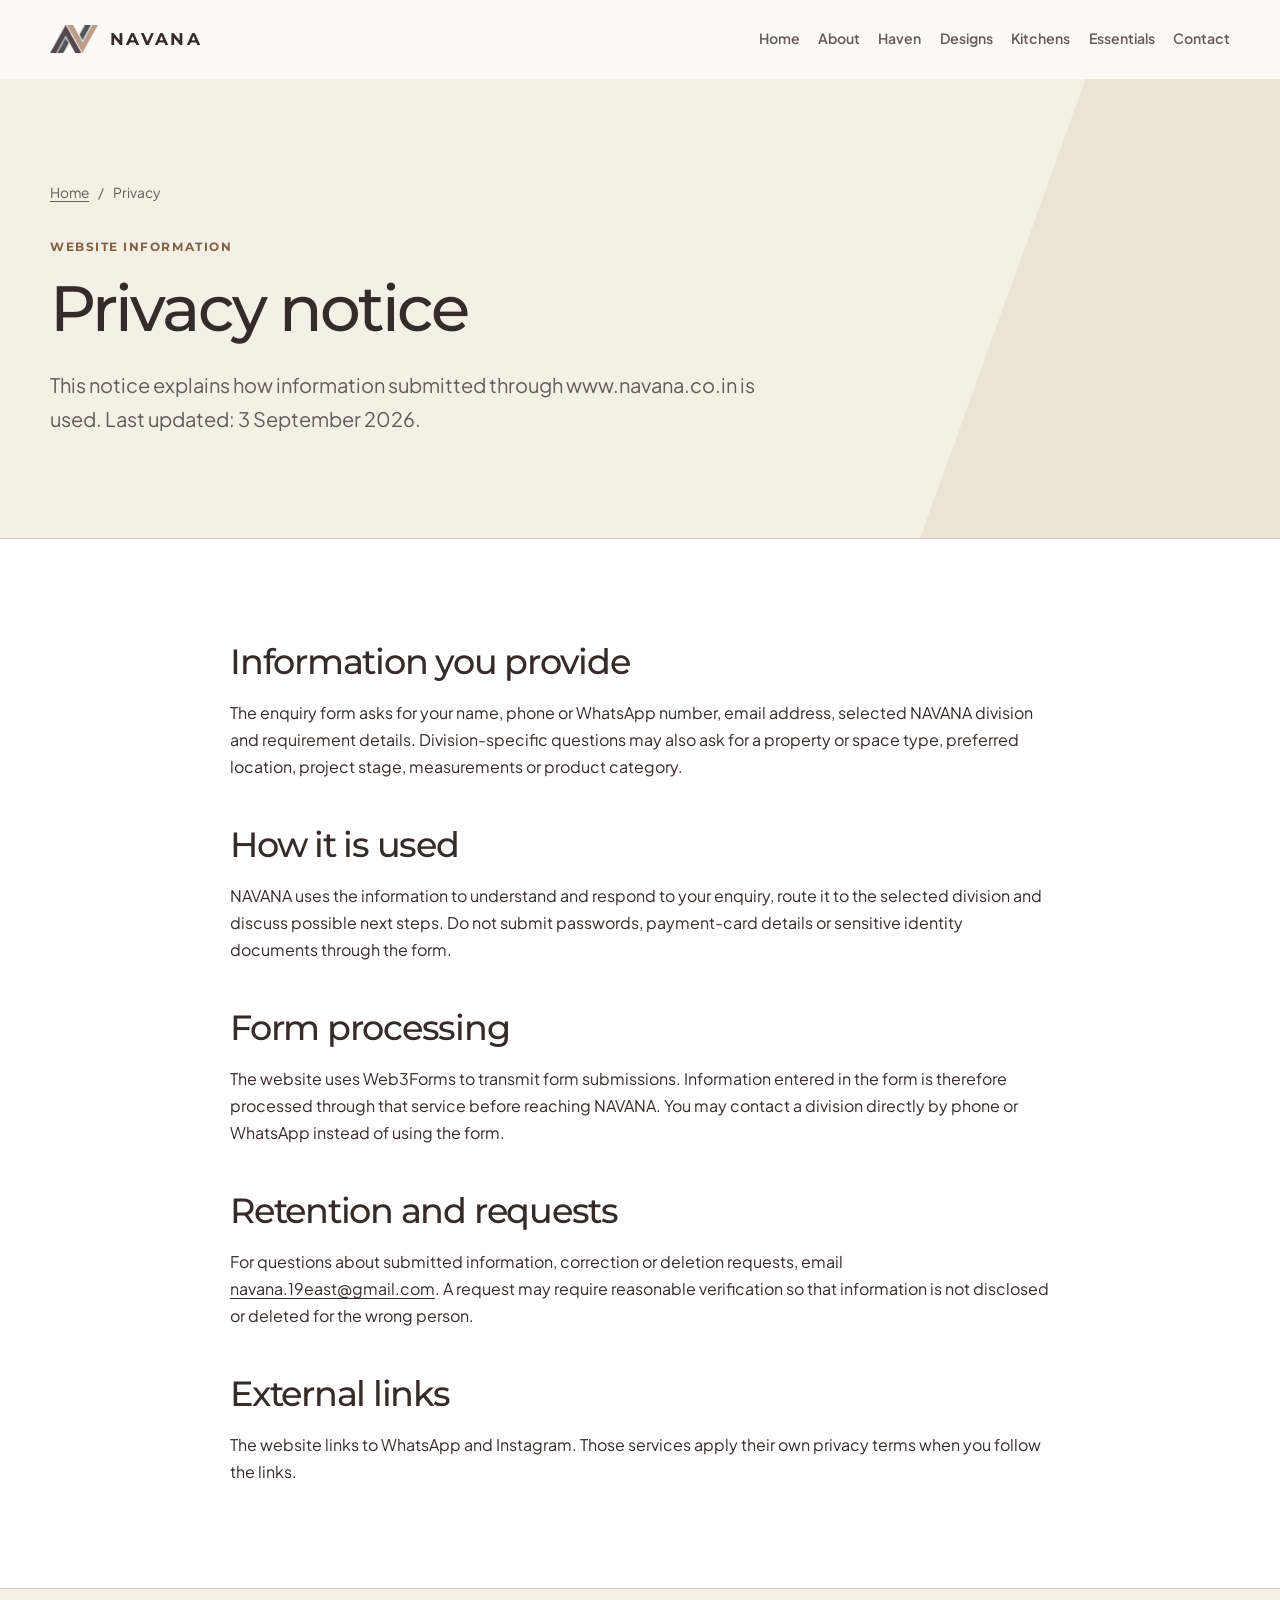
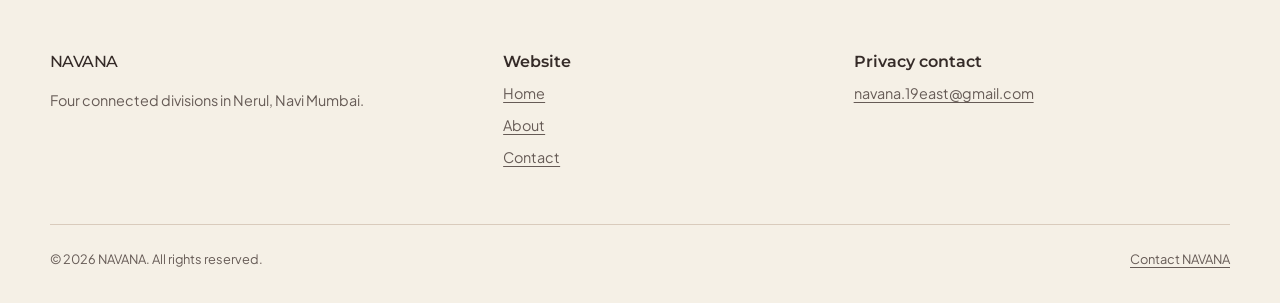
<file: privacy/index.html>
<!doctype html>
<html lang="en-IN">
<head>
  <meta charset="utf-8"><meta name="viewport" content="width=device-width, initial-scale=1">
  <title>Privacy Notice | NAVANA</title>
  <meta name="description" content="How NAVANA handles information submitted through the website enquiry form."><link rel="canonical" href="https://www.navana.co.in/privacy/">
  <meta property="og:locale" content="en_IN">
  <meta property="og:type" content="website"><meta property="og:url" content="https://www.navana.co.in/privacy/"><meta property="og:site_name" content="NAVANA"><meta property="og:title" content="Privacy Notice | NAVANA"><meta property="og:description" content="How NAVANA handles website enquiry information."><meta property="og:image" content="https://www.navana.co.in/assets/navana-social-card.jpg">
  <meta property="og:image:width" content="1200">
  <meta property="og:image:height" content="630">
  <meta property="og:image:alt" content="Architectural exterior reference image for NAVANA">
  <meta name="twitter:card" content="summary_large_image"><meta name="twitter:title" content="Privacy Notice | NAVANA"><meta name="twitter:description" content="How NAVANA handles website enquiry information."><meta name="twitter:image" content="https://www.navana.co.in/assets/navana-social-card.jpg">
  <link rel="icon" type="image/png" href="/assets/navana-logo.png"><link rel="preconnect" href="https://fonts.googleapis.com"><link rel="preconnect" href="https://fonts.gstatic.com" crossorigin><link href="https://fonts.googleapis.com/css2?family=Montserrat:wght@400;500;600;700&amp;family=Plus+Jakarta+Sans:wght@400;500;600;700&amp;display=swap" rel="stylesheet"><link rel="stylesheet" href="/style.css">
  <script type="application/ld+json">{"@context":"https://schema.org","@graph":[{"@type":"Organization","@id":"https://www.navana.co.in/#organization","name":"NAVANA","url":"https://www.navana.co.in/","logo":{"@type":"ImageObject","url":"https://www.navana.co.in/assets/navana-logo.png","width":400,"height":231},"sameAs":["https://www.instagram.com/navana_19east"]},{"@type":"WebPage","@id":"https://www.navana.co.in/privacy/#page","url":"https://www.navana.co.in/privacy/","name":"Privacy Notice","about":{"@id":"https://www.navana.co.in/#organization"}},{"@type":"BreadcrumbList","itemListElement":[{"@type":"ListItem","position":1,"name":"Home","item":"https://www.navana.co.in/"},{"@type":"ListItem","position":2,"name":"Privacy","item":"https://www.navana.co.in/privacy/"}]}]}</script>
</head>
<body>
  <a class="skip-link" href="#main-content">Skip to main content</a>
  <header><div class="container"><a class="brand" href="/" aria-label="NAVANA home"><img src="/assets/navana-logo.png" alt="NAVANA" width="400" height="231"><span class="brand-name">NAVANA</span></a><nav class="nav-menu" id="primary-navigation" aria-label="Primary navigation"><a class="nav-link" href="/">Home</a><a class="nav-link" href="/about/">About</a><a class="nav-link" href="/haven/">Haven</a><a class="nav-link" href="/designs/">Designs</a><a class="nav-link" href="/kitchens/">Kitchens</a><a class="nav-link" href="/essentials/">Essentials</a><a class="nav-link" href="/contact/">Contact</a></nav><button class="menu-toggle" type="button" aria-label="Open navigation" aria-controls="primary-navigation" aria-expanded="false"><span></span><span></span><span></span></button></div></header>
  <main id="main-content">
    <section class="page-hero"><div class="container"><nav class="breadcrumbs" aria-label="Breadcrumb"><ol><li><a href="/">Home</a></li><li aria-current="page">Privacy</li></ol></nav><span class="eyebrow">Website information</span><h1>Privacy notice</h1><p class="lead">This notice explains how information submitted through www.navana.co.in is used. Last updated: 3 September 2026.</p></div></section>
    <section class="section section--white"><div class="container content-body">
      <h2>Information you provide</h2><p>The enquiry form asks for your name, phone or WhatsApp number, email address, selected NAVANA division and requirement details. Division-specific questions may also ask for a property or space type, preferred location, project stage, measurements or product category.</p>
      <h2>How it is used</h2><p>NAVANA uses the information to understand and respond to your enquiry, route it to the selected division and discuss possible next steps. Do not submit passwords, payment-card details or sensitive identity documents through the form.</p>
      <h2>Form processing</h2><p>The website uses Web3Forms to transmit form submissions. Information entered in the form is therefore processed through that service before reaching NAVANA. You may contact a division directly by phone or WhatsApp instead of using the form.</p>
      <h2>Retention and requests</h2><p>For questions about submitted information, correction or deletion requests, email <a href="mailto:navana.19east@gmail.com">navana.19east@gmail.com</a>. A request may require reasonable verification so that information is not disclosed or deleted for the wrong person.</p>
      <h2>External links</h2><p>The website links to WhatsApp and Instagram. Those services apply their own privacy terms when you follow the links.</p>
      <!-- TODO: CONFIRM: Add the legal business name, privacy contact person, retention period and any additional analytics or marketing tools if applicable. -->
    </div></section>
  </main>
  <footer><div class="container"><div class="footer-grid"><div><h2>NAVANA</h2><p>Four connected divisions in Nerul, Navi Mumbai.</p></div><div><h3>Website</h3><ul><li><a href="/">Home</a></li><li><a href="/about/">About</a></li><li><a href="/contact/">Contact</a></li></ul></div><div><h3>Privacy contact</h3><p><a href="mailto:navana.19east@gmail.com">navana.19east@gmail.com</a></p></div></div><div class="footer-bottom"><span>© 2026 NAVANA. All rights reserved.</span><span><a href="/contact/">Contact NAVANA</a></span></div></div></footer>
  <script src="/script.js"></script>
</body>
</html>
</file>
<file: style.css>
:root {
  --ink: #352b28;
  --ink-soft: #665b56;
  --paper: #f5f0e6;
  --paper-light: #fcfaf7;
  --white: #ffffff;
  --tan: #aa8668;
  --tan-dark: #806047;
  --line: #d9cbbc;
  --haven: #6e806b;
  --designs: #8c654f;
  --kitchens: #7a705d;
  --essentials: #5f6f72;
  --shadow: 0 18px 50px rgba(53, 43, 40, 0.09);
  --radius: 3px;
  --header-height: 78px;
}

* { box-sizing: border-box; }

html {
  scroll-behavior: smooth;
  scroll-padding-top: calc(var(--header-height) + 16px);
}

body {
  margin: 0;
  overflow-x: hidden;
  color: var(--ink);
  background: var(--paper-light);
  font-family: "Plus Jakarta Sans", Arial, sans-serif;
  font-size: 16px;
  line-height: 1.7;
  -webkit-font-smoothing: antialiased;
}

body.menu-open { overflow: hidden; }
img, svg { display: block; max-width: 100%; }
img { height: auto; }
a { color: inherit; text-underline-offset: 0.2em; }
button, input, select, textarea { font: inherit; }
button, a { -webkit-tap-highlight-color: transparent; }
:focus-visible { outline: 3px solid #1f6fa8; outline-offset: 4px; }

.skip-link {
  position: fixed;
  z-index: 2000;
  top: 12px;
  left: 12px;
  padding: 0.7rem 1rem;
  color: var(--white);
  background: var(--ink);
  transform: translateY(-160%);
}

.skip-link:focus { transform: translateY(0); }
.container { width: min(1180px, calc(100% - 40px)); margin-inline: auto; }
.narrow { width: min(760px, 100%); }
.section { padding: clamp(4rem, 8vw, 7rem) 0; }
.section--paper { background: var(--paper); }
.section--white { background: var(--white); }

.eyebrow {
  display: block;
  margin-bottom: 0.9rem;
  color: var(--tan-dark);
  font-family: Montserrat, Arial, sans-serif;
  font-size: 0.74rem;
  font-weight: 700;
  letter-spacing: 0.13em;
  text-transform: uppercase;
}

h1, h2, h3, h4, p { margin-top: 0; }
h1, h2, h3, h4 { font-family: Montserrat, Arial, sans-serif; line-height: 1.16; }
h1 { max-width: 900px; margin-bottom: 1.4rem; font-size: clamp(2.5rem, 5vw, 4.5rem); font-weight: 500; letter-spacing: -0.045em; }
h2 { margin-bottom: 1rem; font-size: clamp(1.9rem, 3.4vw, 3.2rem); font-weight: 500; letter-spacing: -0.035em; }
h3 { margin-bottom: 0.6rem; font-size: clamp(1.15rem, 2vw, 1.45rem); font-weight: 600; }
p:last-child { margin-bottom: 0; }
.lead { max-width: 720px; color: var(--ink-soft); font-size: clamp(1.05rem, 1.8vw, 1.25rem); }

.section-heading {
  display: flex;
  align-items: end;
  justify-content: space-between;
  gap: 2rem;
  margin-bottom: clamp(2rem, 4vw, 3.5rem);
}

.section-heading p { max-width: 500px; color: var(--ink-soft); }
.button-row, .hero-actions { display: flex; flex-wrap: wrap; gap: 0.85rem; margin-top: 1.8rem; }

.button {
  display: inline-flex;
  min-height: 48px;
  align-items: center;
  justify-content: center;
  gap: 0.55rem;
  padding: 0.72rem 1.15rem;
  border: 1px solid var(--ink);
  border-radius: var(--radius);
  color: var(--white);
  background: var(--ink);
  font-weight: 600;
  text-decoration: none;
  cursor: pointer;
  transition: color 180ms ease, background-color 180ms ease, border-color 180ms ease;
}

.button:hover { border-color: var(--tan-dark); background: var(--tan-dark); }
.button--secondary { color: var(--ink); background: transparent; }
.button--secondary:hover { color: var(--white); background: var(--ink); }
.text-link { font-weight: 700; }

header {
  position: sticky;
  z-index: 1000;
  top: 0;
  border-bottom: 1px solid transparent;
  background: rgba(252, 250, 247, 0.94);
  backdrop-filter: blur(14px);
  transition: border-color 180ms ease, box-shadow 180ms ease;
}

header.scrolled { border-color: var(--line); box-shadow: 0 8px 28px rgba(53, 43, 40, 0.06); }
header .container { display: flex; min-height: var(--header-height); align-items: center; justify-content: space-between; gap: 1.5rem; }
.brand { display: inline-flex; align-items: center; gap: 0.75rem; text-decoration: none; }
.brand img { width: 48px; height: 48px; object-fit: contain; }
.brand-name { font-family: Montserrat, Arial, sans-serif; font-size: 1.04rem; font-weight: 700; letter-spacing: 0.14em; }
.nav-menu { display: flex; align-items: center; gap: 1.15rem; }

.nav-link {
  position: relative;
  padding: 0.35rem 0;
  color: var(--ink-soft);
  font-size: 0.88rem;
  font-weight: 600;
  text-decoration: none;
}

.nav-link:hover, .nav-link[aria-current="page"] { color: var(--ink); }
.nav-link[aria-current="page"]::after { position: absolute; right: 0; bottom: 0; left: 0; height: 2px; background: var(--tan); content: ""; }

.menu-toggle {
  display: none;
  width: 46px;
  height: 46px;
  padding: 11px;
  border: 1px solid var(--line);
  border-radius: var(--radius);
  background: transparent;
  cursor: pointer;
}

.menu-toggle span { display: block; width: 100%; height: 2px; margin: 5px 0; background: var(--ink); transition: transform 180ms ease, opacity 180ms ease; }
.menu-toggle.open span:nth-child(1) { transform: translateY(7px) rotate(45deg); }
.menu-toggle.open span:nth-child(2) { opacity: 0; }
.menu-toggle.open span:nth-child(3) { transform: translateY(-7px) rotate(-45deg); }

.hero-home {
  min-height: min(760px, calc(100vh - var(--header-height)));
  display: grid;
  align-items: center;
  padding: clamp(4rem, 8vw, 7rem) 0;
  background: linear-gradient(90deg, rgba(245, 240, 230, 0.99) 0%, rgba(245, 240, 230, 0.92) 55%, rgba(245, 240, 230, 0.54) 100%), url("/assets/home-architectural-reference.webp") center / cover no-repeat;
}

.hero-home__content { max-width: 820px; }
.hero-home h1 { font-size: clamp(2.8rem, 5.3vw, 4.7rem); }
.hero-home .lead { max-width: 680px; color: #4f443f; }

.division-directory {
  display: grid;
  grid-template-columns: repeat(2, minmax(0, 1fr));
  border-top: 1px solid var(--line);
  border-left: 1px solid var(--line);
}

.division-link {
  position: relative;
  min-height: 230px;
  padding: clamp(1.5rem, 4vw, 2.7rem);
  border-right: 1px solid var(--line);
  border-bottom: 1px solid var(--line);
  background: var(--white);
  text-decoration: none;
}

.division-link::before { position: absolute; top: 0; right: 0; left: 0; height: 4px; background: var(--division-color, var(--tan)); content: ""; }
.division-link:hover { z-index: 1; box-shadow: var(--shadow); }
.division-link p { max-width: 430px; color: var(--ink-soft); }
.division-link span { display: inline-block; margin-top: 0.75rem; font-weight: 700; }
.division-link--haven { --division-color: var(--haven); }
.division-link--designs { --division-color: var(--designs); }
.division-link--kitchens { --division-color: var(--kitchens); }
.division-link--essentials { --division-color: var(--essentials); }

.engagement-grid { display: grid; grid-template-columns: 0.8fr 1.2fr; gap: clamp(2rem, 7vw, 6rem); align-items: start; }
.process-list { margin: 0; padding: 0; list-style: none; counter-reset: step; }
.process-list li { position: relative; padding: 0 0 2rem 4.2rem; counter-increment: step; }

.process-list li::before {
  position: absolute;
  top: -0.25rem;
  left: 0;
  display: grid;
  width: 2.8rem;
  height: 2.8rem;
  place-items: center;
  border: 1px solid var(--line);
  border-radius: 50%;
  color: var(--tan-dark);
  background: var(--white);
  content: counter(step, decimal-leading-zero);
  font-family: Montserrat, Arial, sans-serif;
  font-size: 0.72rem;
  font-weight: 700;
}

.process-list li:not(:last-child)::after { position: absolute; top: 2.8rem; bottom: 0; left: 1.37rem; width: 1px; background: var(--line); content: ""; }

.location-panel {
  display: grid;
  grid-template-columns: 1fr auto;
  gap: 2rem;
  align-items: end;
  padding: clamp(2rem, 5vw, 4rem);
  color: var(--white);
  background: var(--ink);
}

.location-panel a:not(.button) { color: var(--white); }

.page-hero {
  position: relative;
  overflow: hidden;
  padding: clamp(3.7rem, 8vw, 7rem) 0;
  border-bottom: 1px solid var(--line);
  background: var(--paper);
}

.page-hero::after { position: absolute; top: 0; right: 0; width: min(30vw, 360px); height: 100%; opacity: 0.12; background: var(--page-accent, var(--tan)); content: ""; clip-path: polygon(46% 0, 100% 0, 100% 100%, 0 100%); }
.page-hero .container { position: relative; z-index: 1; }
.page-hero--haven { --page-accent: var(--haven); }
.page-hero--designs { --page-accent: var(--designs); }
.page-hero--kitchens { --page-accent: var(--kitchens); }
.page-hero--essentials { --page-accent: var(--essentials); }

.breadcrumbs { margin-bottom: 2rem; color: var(--ink-soft); font-size: 0.86rem; }
.breadcrumbs ol { display: flex; gap: 0.55rem; margin: 0; padding: 0; list-style: none; }
.breadcrumbs li:not(:last-child)::after { margin-left: 0.55rem; content: "/"; }

.split-layout { display: grid; grid-template-columns: minmax(0, 1fr) minmax(340px, 0.8fr); gap: clamp(2.5rem, 7vw, 6rem); align-items: start; }
.reference-figure { margin: 0; }
.reference-figure img { width: 100%; max-height: 620px; border-radius: var(--radius); object-fit: cover; box-shadow: var(--shadow); }
.reference-figure figcaption { margin-top: 0.7rem; color: var(--ink-soft); font-size: 0.8rem; }

.brief-list, .check-list { margin: 1.5rem 0 0; padding: 0; list-style: none; }
.brief-list li, .check-list li { position: relative; padding: 0.8rem 0 0.8rem 1.65rem; border-bottom: 1px solid var(--line); }
.brief-list li::before, .check-list li::before { position: absolute; top: 1rem; left: 0; width: 0.55rem; height: 0.55rem; border: 1px solid var(--tan-dark); content: ""; }

.info-grid { display: grid; grid-template-columns: repeat(3, minmax(0, 1fr)); gap: 1px; border: 1px solid var(--line); background: var(--line); }
.info-block { min-height: 190px; padding: clamp(1.35rem, 3vw, 2.2rem); background: var(--white); }
.info-block p { color: var(--ink-soft); }

.requirements-table { width: 100%; border-collapse: collapse; background: var(--white); }
.requirements-table th, .requirements-table td { padding: 1rem; border-bottom: 1px solid var(--line); text-align: left; vertical-align: top; }
.requirements-table th { width: 30%; color: var(--ink); font-family: Montserrat, Arial, sans-serif; font-size: 0.86rem; }
.requirements-table td { color: var(--ink-soft); }

.material-board { display: grid; grid-template-columns: 1.2fr 0.8fr 1fr; gap: 1rem; }
.material-note { min-height: 230px; padding: 2rem; border: 1px solid var(--line); background: var(--white); }
.material-note:nth-child(2) { margin-top: 2.5rem; background: #eee5d9; }
.material-note:nth-child(3) { background: #e4e2dc; }

.layout-comparison { display: grid; grid-template-columns: repeat(4, minmax(0, 1fr)); gap: 1rem; }
.layout-option { padding: 1.5rem; border: 1px solid var(--line); background: var(--white); }
.layout-shape { width: 52px; height: 52px; margin-bottom: 1.3rem; border: 7px solid var(--kitchens); }
.layout-shape--straight { height: 7px; margin-top: 22px; margin-bottom: calc(1.3rem + 23px); border: 0; background: var(--kitchens); }
.layout-shape--l { border-top: 0; border-right: 0; }
.layout-shape--u { border-top: 0; }
.layout-shape--parallel { border-top: 0; border-bottom: 0; }

.category-list { display: grid; grid-template-columns: repeat(2, minmax(0, 1fr)); gap: 1rem; }
.category-item { padding: 1.5rem; border-left: 4px solid var(--essentials); background: var(--white); }

.faq-list { border-top: 1px solid var(--line); }
.faq-list details { border-bottom: 1px solid var(--line); }
.faq-list summary { padding: 1.25rem 2.5rem 1.25rem 0; font-family: Montserrat, Arial, sans-serif; font-weight: 600; cursor: pointer; }
.faq-list p { max-width: 800px; padding: 0 0 1.4rem; color: var(--ink-soft); }
.notice { padding: 1.25rem 1.5rem; border-left: 4px solid var(--tan); background: #f0e8dc; }

.contact-directory { display: grid; grid-template-columns: repeat(2, minmax(0, 1fr)); gap: 1rem; }
.contact-desk { padding: 1.5rem; border: 1px solid var(--line); background: var(--white); }
.contact-desk__links { display: flex; flex-wrap: wrap; gap: 0.9rem; margin-top: 1rem; font-size: 0.9rem; font-weight: 700; }

.contact-layout { display: grid; grid-template-columns: 0.8fr 1.2fr; gap: clamp(2rem, 6vw, 5rem); }
.studio-card { padding: 2rem; color: var(--white); background: var(--ink); }
.studio-card a { color: var(--white); }
.contact-location { display: grid; gap: 1rem; align-content: start; }
.studio-nap { display: grid; gap: 0.65rem; margin: 1.25rem 0; font-style: normal; }
.studio-nap strong { font-size: 1.05rem; }
.map-embed { overflow: hidden; background: var(--paper); border: 1px solid var(--line); }
.map-embed iframe { display: block; width: 100%; max-width: 100%; border: 0; }

.enquiry-form { padding: clamp(1.5rem, 4vw, 2.6rem); border: 1px solid var(--line); background: var(--white); box-shadow: var(--shadow); }
.form-grid { display: grid; grid-template-columns: repeat(2, minmax(0, 1fr)); gap: 1.1rem; }
.field--full { grid-column: 1 / -1; }
.field label, .field legend { display: block; margin-bottom: 0.45rem; font-size: 0.88rem; font-weight: 700; }
.field input, .field select, .field textarea { width: 100%; min-height: 48px; padding: 0.72rem 0.8rem; border: 1px solid #a99b91; border-radius: var(--radius); color: var(--ink); background: var(--white); }
.field textarea { min-height: 130px; resize: vertical; }
.field-hint { margin: 0.35rem 0 0; color: var(--ink-soft); font-size: 0.78rem; }
.division-fields[hidden] { display: none; }
.consent-field { display: flex; align-items: flex-start; gap: 0.7rem; margin: 0; padding: 0; border: 0; }
.consent-field input { flex: 0 0 auto; width: 18px; height: 18px; margin-top: 0.25rem; }
.consent-field label { font-size: 0.83rem; }
.form-status { min-height: 1.5rem; margin-top: 1rem; font-size: 0.9rem; }
.form-status[data-state="success"] { color: #216838; }
.form-status[data-state="error"] { color: #9c2f27; }

.content-body { width: min(820px, 100%); }
.content-body h2 { margin-top: 2.8rem; font-size: clamp(1.5rem, 3vw, 2.2rem); }
.content-body h2:first-child { margin-top: 0; }
.content-body li { margin-bottom: 0.55rem; }
.division-summary { display: grid; grid-template-columns: repeat(2, minmax(0, 1fr)); gap: 1rem; margin: 2rem 0; }
.division-summary article { padding: 1.5rem; border: 1px solid var(--line); background: var(--white); }

.cta-band { padding: clamp(2.5rem, 6vw, 5rem) 0; color: var(--white); background: var(--ink); }
.cta-band__inner { display: flex; align-items: center; justify-content: space-between; gap: 2rem; }
.cta-band h2 { margin-bottom: 0.5rem; }
.cta-band p { color: #e6ded8; }
.cta-band .button { border-color: var(--paper); }

footer { padding: 4rem 0 2rem; border-top: 1px solid var(--line); background: var(--paper); }
.footer-grid { display: grid; grid-template-columns: 1.1fr 0.8fr 1.1fr; gap: clamp(2rem, 6vw, 5rem); }
.footer-grid h2, .footer-grid h3 { font-size: 1rem; }
.footer-grid ul { margin: 0; padding: 0; list-style: none; }
.footer-grid li { margin-bottom: 0.45rem; }
.footer-grid p, .footer-grid li { color: var(--ink-soft); font-size: 0.9rem; }
.footer-bottom { display: flex; justify-content: space-between; gap: 1rem; margin-top: 3rem; padding-top: 1.5rem; border-top: 1px solid var(--line); color: var(--ink-soft); font-size: 0.8rem; }

.reveal { opacity: 0; transform: translateY(18px); transition: opacity 480ms ease, transform 480ms ease; }
.reveal.is-visible { opacity: 1; transform: none; }
.not-found { min-height: calc(100vh - var(--header-height)); display: grid; place-items: center; padding: 4rem 0; text-align: center; }
.not-found p { max-width: 600px; margin-inline: auto; }

@media (max-width: 960px) {
  .menu-toggle { display: block; }
  .nav-menu {
    position: fixed;
    z-index: 999;
    top: var(--header-height);
    right: 0;
    left: 0;
    display: grid;
    max-height: calc(100vh - var(--header-height));
    gap: 0;
    padding: 1rem 20px 1.5rem;
    overflow-y: auto;
    border-bottom: 1px solid var(--line);
    background: var(--paper-light);
    box-shadow: var(--shadow);
    opacity: 0;
    pointer-events: none;
    transform: translateY(-12px);
    transition: opacity 180ms ease, transform 180ms ease;
  }
  .nav-menu.open { opacity: 1; pointer-events: auto; transform: none; }
  .nav-link { padding: 0.85rem 0; border-bottom: 1px solid var(--line); }
  .nav-link[aria-current="page"]::after { display: none; }
  .split-layout, .contact-layout, .engagement-grid { grid-template-columns: 1fr; }
  .info-grid, .layout-comparison { grid-template-columns: repeat(2, minmax(0, 1fr)); }
  .material-board { grid-template-columns: 1fr 1fr; }
  .material-note:nth-child(2) { margin-top: 0; }
  .material-note:nth-child(3) { grid-column: 1 / -1; }
}

@media (max-width: 680px) {
  :root { --header-height: 70px; }
  .container { width: min(100% - 28px, 1180px); }
  .brand img { width: 42px; height: 42px; }
  .hero-home { min-height: auto; background: linear-gradient(rgba(245, 240, 230, 0.94), rgba(245, 240, 230, 0.97)), url("/assets/home-architectural-reference.webp") center / cover no-repeat; }
  .division-directory, .contact-directory, .category-list, .division-summary, .material-board, .info-grid, .layout-comparison, .form-grid, .footer-grid { grid-template-columns: 1fr; }
  .material-note:nth-child(3), .field--full { grid-column: auto; }
  .division-link { min-height: auto; }
  .section-heading, .location-panel, .cta-band__inner, .footer-bottom { display: flex; align-items: flex-start; flex-direction: column; }
  .requirements-table, .requirements-table tbody, .requirements-table tr, .requirements-table th, .requirements-table td { display: block; width: 100%; }
  .requirements-table th { padding-bottom: 0.25rem; border-bottom: 0; }
  .requirements-table td { padding-top: 0; }
}

@media (prefers-reduced-motion: reduce) {
  html { scroll-behavior: auto; }
  *, *::before, *::after { scroll-behavior: auto !important; transition-duration: 0.01ms !important; animation-duration: 0.01ms !important; animation-iteration-count: 1 !important; }
  .reveal { opacity: 1; transform: none; }
}
</file>
